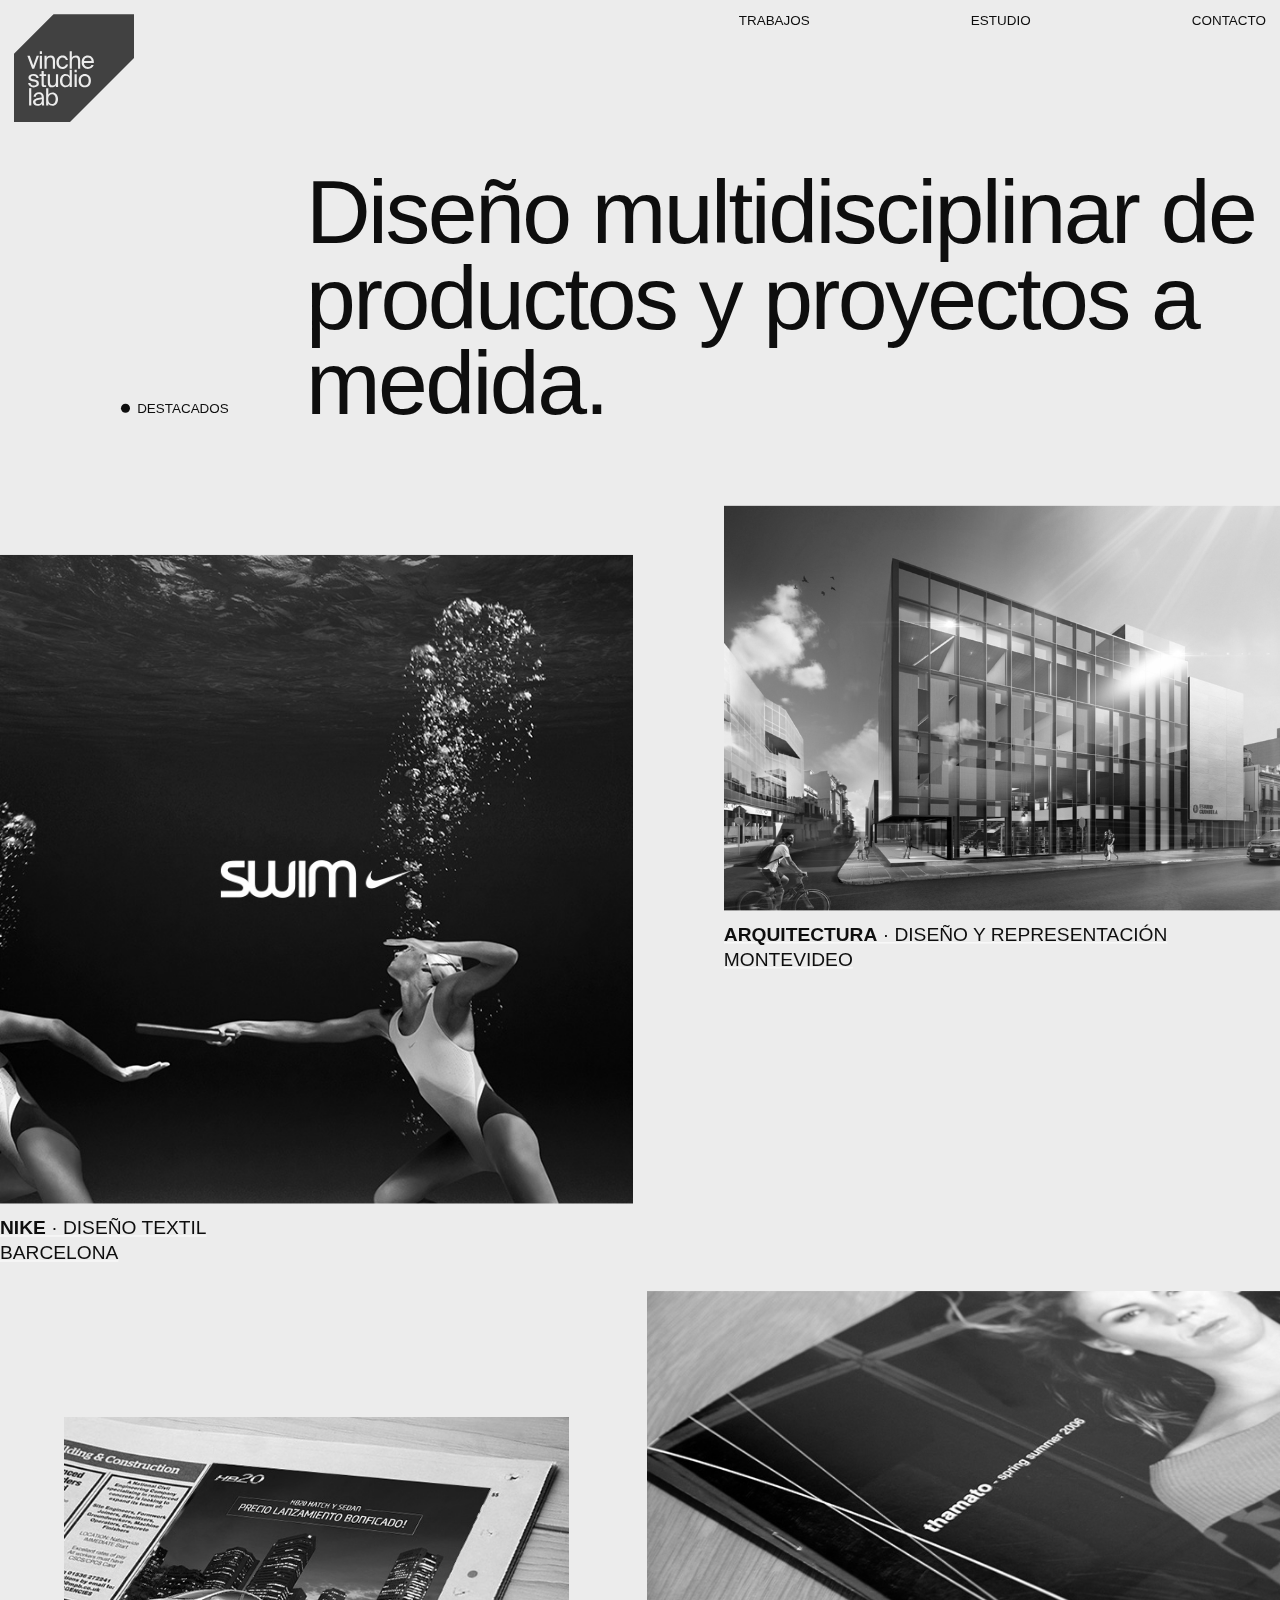
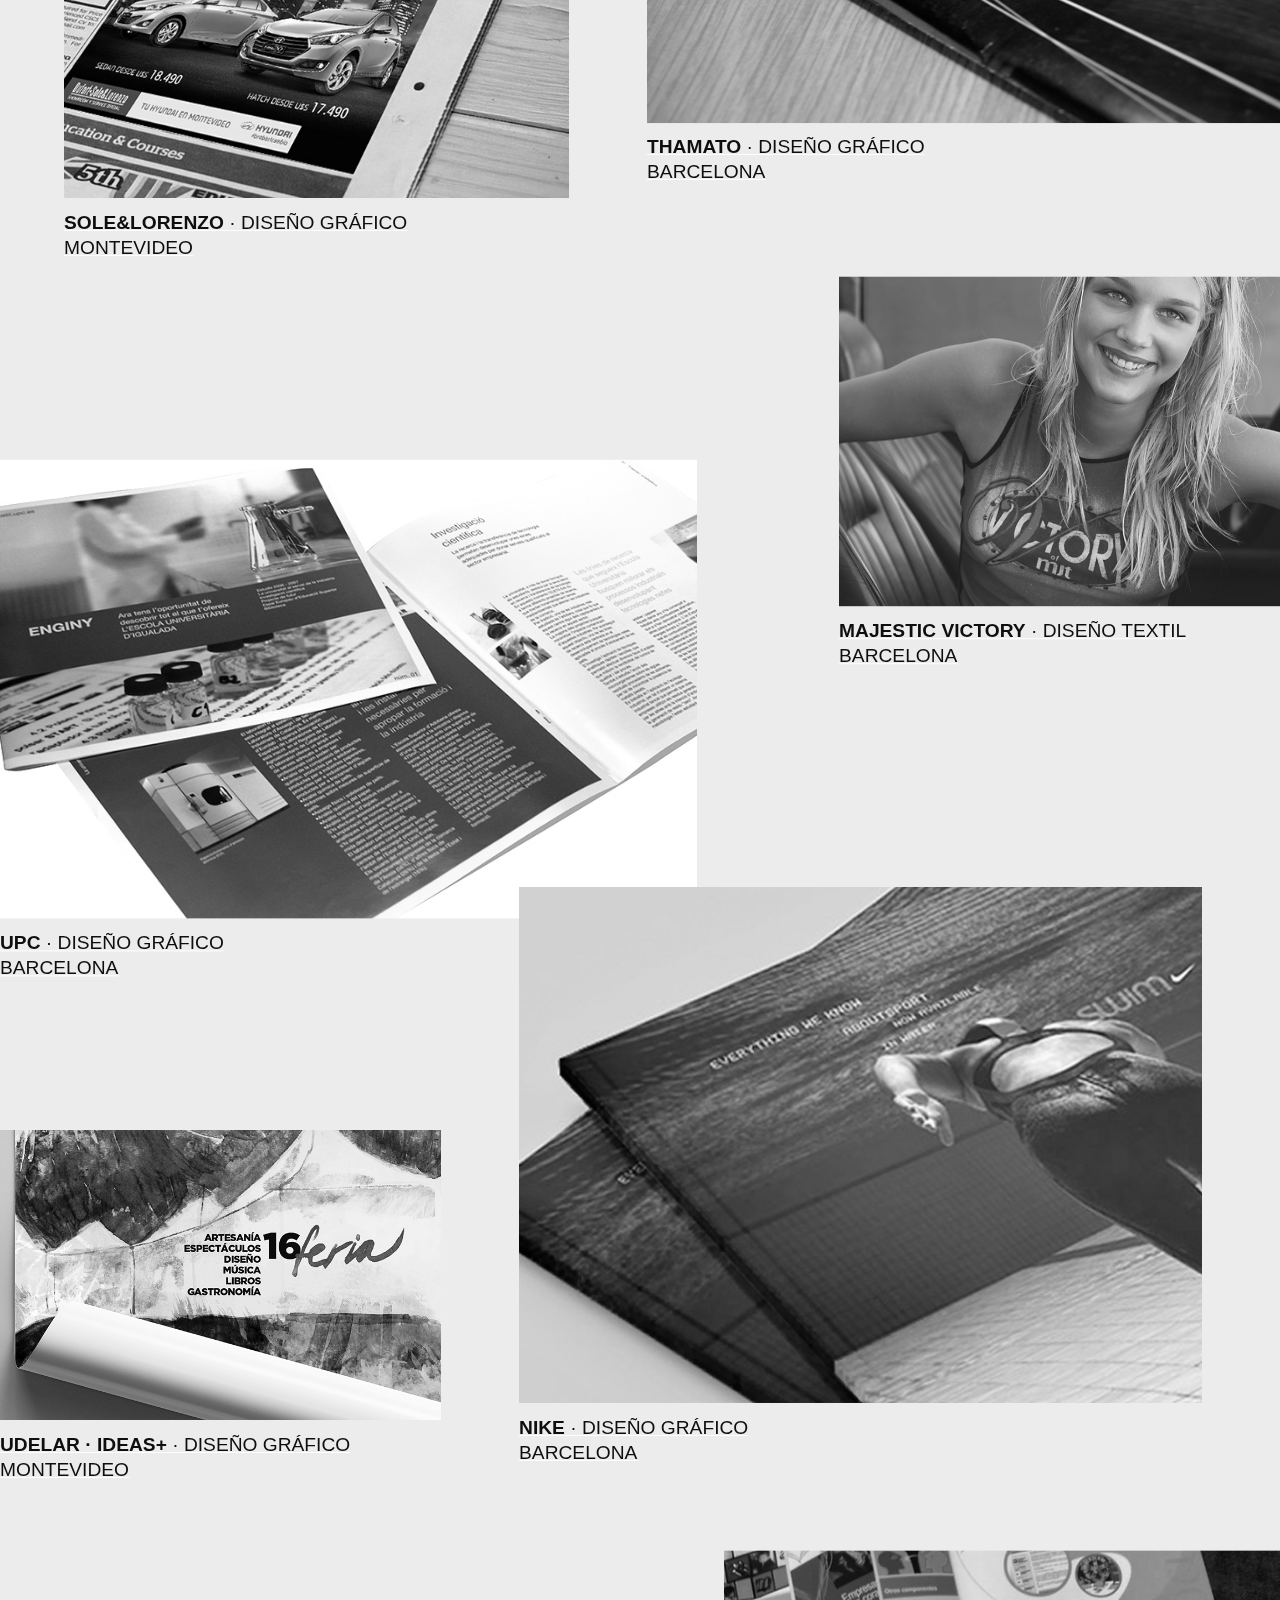
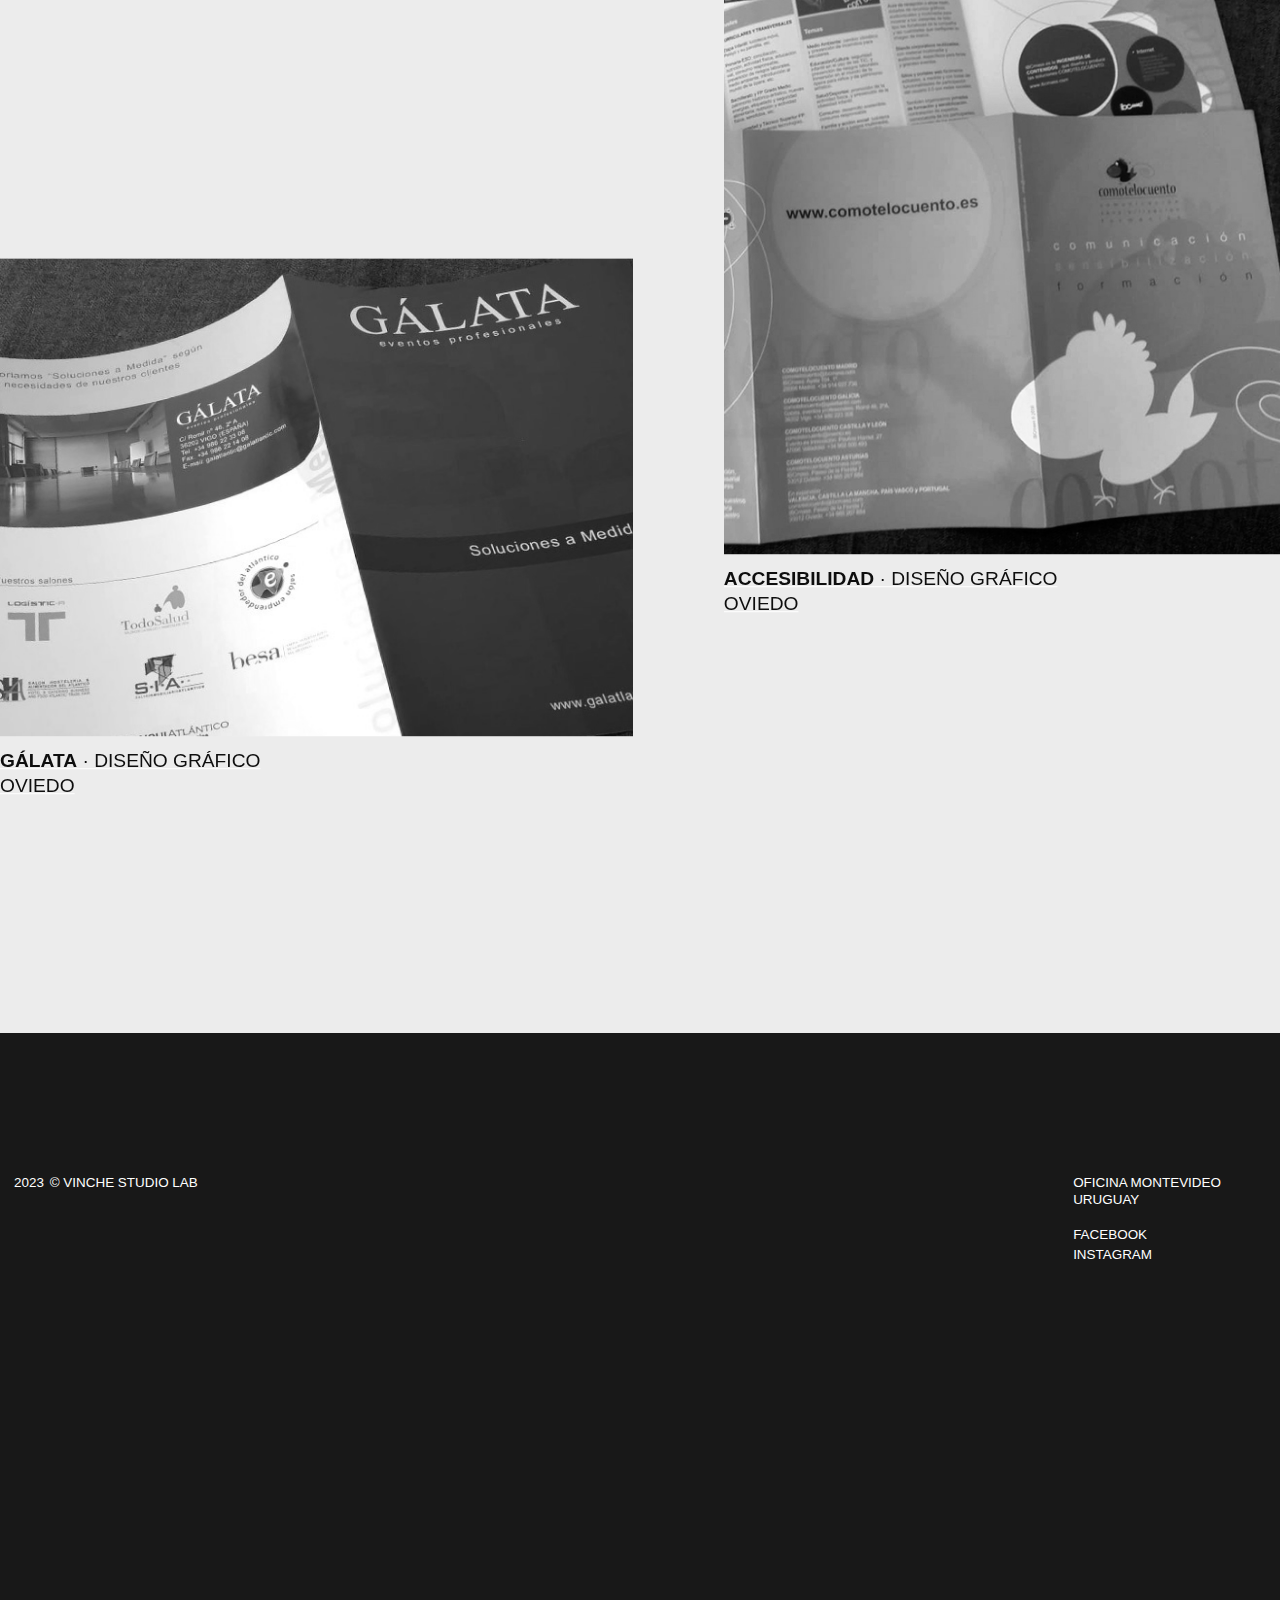
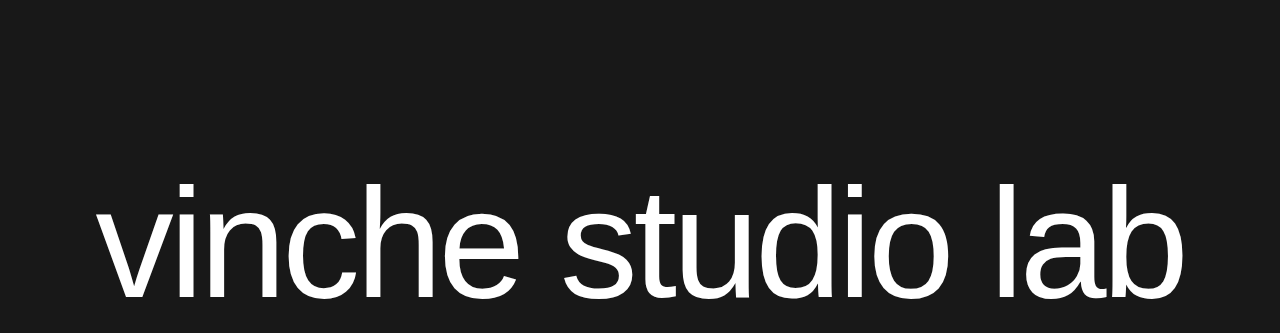
<file: index.html>
<!DOCTYPE html><!-- Last Published: Tue Feb 14 2023 13:28:24 GMT+0000 (Coordinated Universal Time) -->
<html>
   <head>
	<meta charset="utf-8"/>
	
      
      
	<!-- Coloca este código dentro de la etiqueta <head> de tu web -->
	<title>vinche studio lab · Inicio</title>
	
	
	<link rel="icon" type="image/png" href="assets/img/ico-vinche.png" />
	<meta content="width=device-width, initial-scale=1" name="viewport"/>
	<link href="assets/css/style.css" rel="stylesheet" type="text/css"/> 
	<script src="assets/js/db.js"></script> 
	
	<meta name="description" content="Vinche Studio Lab es un estudio de diseño gráfico, digital y posproducción 3D." />

	<!-- Open Graph data -->
	<meta property="og:title" content="Vinche Studio Lab es un estudio de diseño gráfico, digital y posproducción 3D" />
	<meta property="og:type" content="article" />
	<meta property="og:url" content="http://vinche.com/" />
	<meta property="og:image" content="http://vinche.com/assets/img/vinche-studio-lab.jpg" />
	<meta property="og:description" content="Vinche Studio Lab es un estudio de diseño gráfico, digital y posproducción 3D que se ha establecido en Montevideo, pero con las bases adquiridas en Barcelona. Con una organización enfocada en la creatividad y la innovación, Vinche Studio Lab ofrece servicios de diseño de alta calidad con un estilo directo y claro." />
	<meta property="og:site_name" content="Vinche Studio Lab es un estudio de diseño gráfico, digital y posproducción 3D." />
    
     


   
      

</head> 


<body data-barba="wrapper">


      
 
      
      <main class="main-wrapper">
      
      
         <div class="product-all-info-holder secdark">
         
         	<!-- cabecera -->
            <div class="menu dark">
               <div class="menu-items-holder-1">
                  <a href="./index.html" class="menu-link w-inline-block">
                     <div class="menu-text-ofh">
                        <div class="menu-text-ofh-secure">
                           <div class="menu-text" ><img src="assets/img/vinche.svg" width="40%" id="logo"/></div>
                        </div>
                     </div>
                     <div class="menu-dot-logo-holder">
                        <div class="menu-dot dark"></div>
                     </div>
                  </a>
                  
               </div>
               <div class="menu-items-holder-2">
               	  <a href="#ancla" class="ancla menu-link contact w-inline-block" data-ancla="proyectos">
                     <div class="menu-text-ofh">
                        <div class="menu-text-ofh-secure">
                           <div class="menu-text">TRABAJOS</div>
                           <div class="menu-text absolute">TRABAJOS</div>
                        </div>
                     </div>
                     <div class="menu-dot-holder">
                        <div class="menu-dot dark"></div>
                     </div>
                  </a>
                  <a href="./estudio.html" id="menu-link" class="menu-link contact w-inline-block">
                     <div class="menu-text-ofh">
                        <div class="menu-text-ofh-secure">
                           <div class="menu-text">ESTUDIO</div>
                           <div class="menu-text absolute">ESTUDIO</div>
                        </div>
                     </div>
                     <div class="menu-dot-holder">
                        <div class="menu-dot dark"></div>
                     </div>
                  </a>
                  <a href="./contacto.html" class="menu-link contact last w-inline-block">
                     <div class="menu-text-ofh">
                        <div class="menu-text-ofh-secure">
                           <div class="menu-text">CONTACTO</div>
                           <div class="menu-text absolute">CONTACTO</div>
                        </div>
                     </div>
                     <div class="menu-dot-holder">
                        <div class="menu-dot dark"></div>
                     </div>
                  </a>
               </div>
            </div>
            
            <!-- proyecto texto -->
            <div class="category-h1-holder">
               <div data-splitting="words" class="category-h1">Diseño multidisciplinar de productos y proyectos a medida.</div>
               <div class="product-page-year-text-holder">
                  <div class="product-page-year-ofh">
                     <div class="w-dyn-list">
                        <div role="list" class="w-dyn-items">
                           <div role="listitem" class="w-dyn-item">
                              <div class="product-page-year-text dark">Destacados</div>
                           </div>
                        </div>
                     </div>
                  </div>
                  <div class="product-page-year-dot dark" id="ancla"></div>
               </div>
            </div>
            
            <!-- proyectos -->
            <div class="section-project-grid">
               <div class="product-grid-col-list-wrapper w-dyn-list">
                  <div role="list" class="product-grid-col-list w-dyn-items">
                  		
                  		
                  		
                  		
                  		
                    <!-- 1 -->                     
                    <div class="parallax_scroll product-grid-col-item w-dyn-item">
                        <a id="href-01" href="" class="rounded-grid-link w-inline-block">
                           <img id="imagen-01" src="" alt="" class="grid-img"/>
                           <div class="product-grid-info">
                              <div class="product-grid-info-name-text-holder">
                                 <div class="product-grid-info-name-text" id="titulo-portada-01"></div>
                              </div>
                           </div>
                        </a>
                     </div>
                     <!-- 2 -->
                     <div class="parallax_scroll- product-grid-col-item w-dyn-item">
                        <a id="href-02" href="" class="rounded-grid-link w-inline-block">
                           <img id="imagen-02" src="" alt="" class="grid-img"/>
                           <div class="product-grid-info">
                              <div class="product-grid-info-name-text-holder">
                                 <div class="product-grid-info-name-text" id="titulo-portada-02"></div>
                              </div>
                           </div>
                        </a>
                     </div>
                     <!-- 3 -->
                     <div class="parallax_scroll product-grid-col-item w-dyn-item">
                        <a id="href-03" href="" class="rounded-grid-link w-inline-block">
                           <img id="imagen-03" src="" alt="" class="grid-img"/>
                           <div class="product-grid-info">
                              <div class="product-grid-info-name-text-holder">
                                 <div class="product-grid-info-name-text" id="titulo-portada-03"></div>
                              </div>
                           </div>
                        </a>
                     </div>
                     <!-- 4 -->
                     <div class="parallax_scroll- product-grid-col-item w-dyn-item">
                        <a id="href-04" href="" class="rounded-grid-link w-inline-block">
                           <img id="imagen-04" src="" alt="" class="grid-img"/>
                           <div class="product-grid-info">
                              <div class="product-grid-info-name-text-holder">
                                 <div class="product-grid-info-name-text" id="titulo-portada-04"></div>
                              </div>
                           </div>
                        </a>
                     </div>
                     <!-- 5 -->
                     <div class="parallax_scroll product-grid-col-item w-dyn-item">
                        <a id="href-05" href="" class="rounded-grid-link w-inline-block">
                           <img id="imagen-05" src="" alt="" class="grid-img"/>
                           <div class="product-grid-info">
                              <div class="product-grid-info-name-text-holder">
                                 <div class="product-grid-info-name-text" id="titulo-portada-05"></div>
                              </div>
                           </div>
                        </a>
                     </div>
                     <!-- 6 -->
                     <div class="parallax_scroll- product-grid-col-item w-dyn-item">
                        <a id="href-06" href="" class="rounded-grid-link w-inline-block">
                           <img id="imagen-06" src="" alt="" class="grid-img"/>
                           <div class="product-grid-info">
                              <div class="product-grid-info-name-text-holder">
                                 <div class="product-grid-info-name-text" id="titulo-portada-06"></div>
                              </div>
                           </div>
                        </a>
                     </div>
                     <!-- 7 -->
                     <div class="parallax_scroll product-grid-col-item w-dyn-item">
                        <a id="href-07" href="" class="rounded-grid-link w-inline-block">
                           <img id="imagen-07" src="" alt="" class="grid-img"/>
                           <div class="product-grid-info">
                              <div class="product-grid-info-name-text-holder">
                                 <div class="product-grid-info-name-text" id="titulo-portada-07"></div>
                              </div>
                           </div>
                        </a>
                     </div>
                     <!-- 8 video -->
                     <div class="parallax_scroll- product-grid-col-item w-dyn-item">
                        <a id="href-08" href="" class="rounded-grid-link w-inline-block">
                           <img id="imagen-08" src="" alt="" class="grid-img"/>
                           <div class="product-grid-info">
                              <div class="product-grid-info-name-text-holder">
                                 <div class="product-grid-info-name-text" id="titulo-portada-08"></div>
                              </div>
                           </div>
                        </a>
                     </div>
                     <!-- 9 video -->
                     <div class="parallax_scroll product-grid-col-item w-dyn-item">
                        <a id="href-09" href="" class="rounded-grid-link w-inline-block">
                           <img id="imagen-09" src="" alt="" class="grid-img"/>
                           <div class="product-grid-info">
                              <div class="product-grid-info-name-text-holder">
                                 <div class="product-grid-info-name-text" id="titulo-portada-09"></div>
                              </div>
                           </div>
                        </a>
                     </div>
                     <!-- 10 -->
                     <div class="parallax_scroll- product-grid-col-item w-dyn-item">
                        <a id="href-010" href="" class="rounded-grid-link w-inline-block">
                           <img id="imagen-010" src="" alt="" class="grid-img"/>
                           <div class="product-grid-info">
                              <div class="product-grid-info-name-text-holder">
                                 <div class="product-grid-info-name-text" id="titulo-portada-010"></div>
                              </div>
                           </div>
                        </a>
                     </div>









                  </div>
               </div>
            </div>
            
         </div>
         
         
         <!-- footer -->
         <div class="footer seclight">
            <div class="footer-offices-col-holder">
               <div class="div-block-2">
                  <div class="footer-end-text">2023 <span class="footer-text-end-c">©</span> VINCHE STUDIO LAB</div>
               </div>
               <div class="footer-offices-col-list-wrapper w-dyn-list">
                  <div role="list" class="footer-offices-col-list w-dyn-items">
                     <div role="listitem" class="footer-offices-col-item w-dyn-item">
                        <div>OFICINA MONTEVIDEO</div>
                        <div>URUGUAY</div><br />
                        	<a href="https://www.facebook.com/vinchestudiolab/" target="_blank" class="footer-link social w-inline-block">
							  <div class="google-maps-link-text-ofh">
								 <div class="google-maps-text">Facebook</div>
								 <div class="google-maps-text absolute">Facebook</div>
							  </div>
							  <div class="find-us-dot-holder">
								 <div class="find-us-dot"></div>
							  </div>
						   </a><br />
						   <a href="https://instagram.com/vinchestudiolab/" target="_blank" class="footer-link social w-inline-block">
							  <div class="google-maps-link-text-ofh">
								 <div class="google-maps-text">Instagram</div>
								 <div class="google-maps-text absolute">Instagram</div>
							  </div>
							  <div class="find-us-dot-holder">
								 <div class="find-us-dot"></div>
							  </div>
						   </a><br />
                       
                     </div>
   
                  </div>
               </div>
            </div>
        
            
            <div class="srs-footer-text-holder">
               <div data-scroll="" data-splitting="words" data-scroll-section-inview="" class="footer-srs words splitting is-inview" style="--word-total:3;"><span class="word" data-word="vinche fin" style="--word-index:0;">vinche studio lab</span></div>
            </div>
            
            
         </div>
       
         
      </main>

	<script src="https://cdnjs.cloudflare.com/ajax/libs/jquery/3.4.1/jquery.min.js"></script> 
	<script src="assets/js/base.js"></script> 

	<!-- Google tag (gtag.js) -->
	<script async src="https://www.googletagmanager.com/gtag/js?id=G-5ZJXC29298"></script>
	<script>
	  window.dataLayer = window.dataLayer || [];
	  function gtag(){dataLayer.push(arguments);}
	  gtag('js', new Date());

	  gtag('config', 'G-5ZJXC29298');
	</script>
     
</body>
</html>
</file>
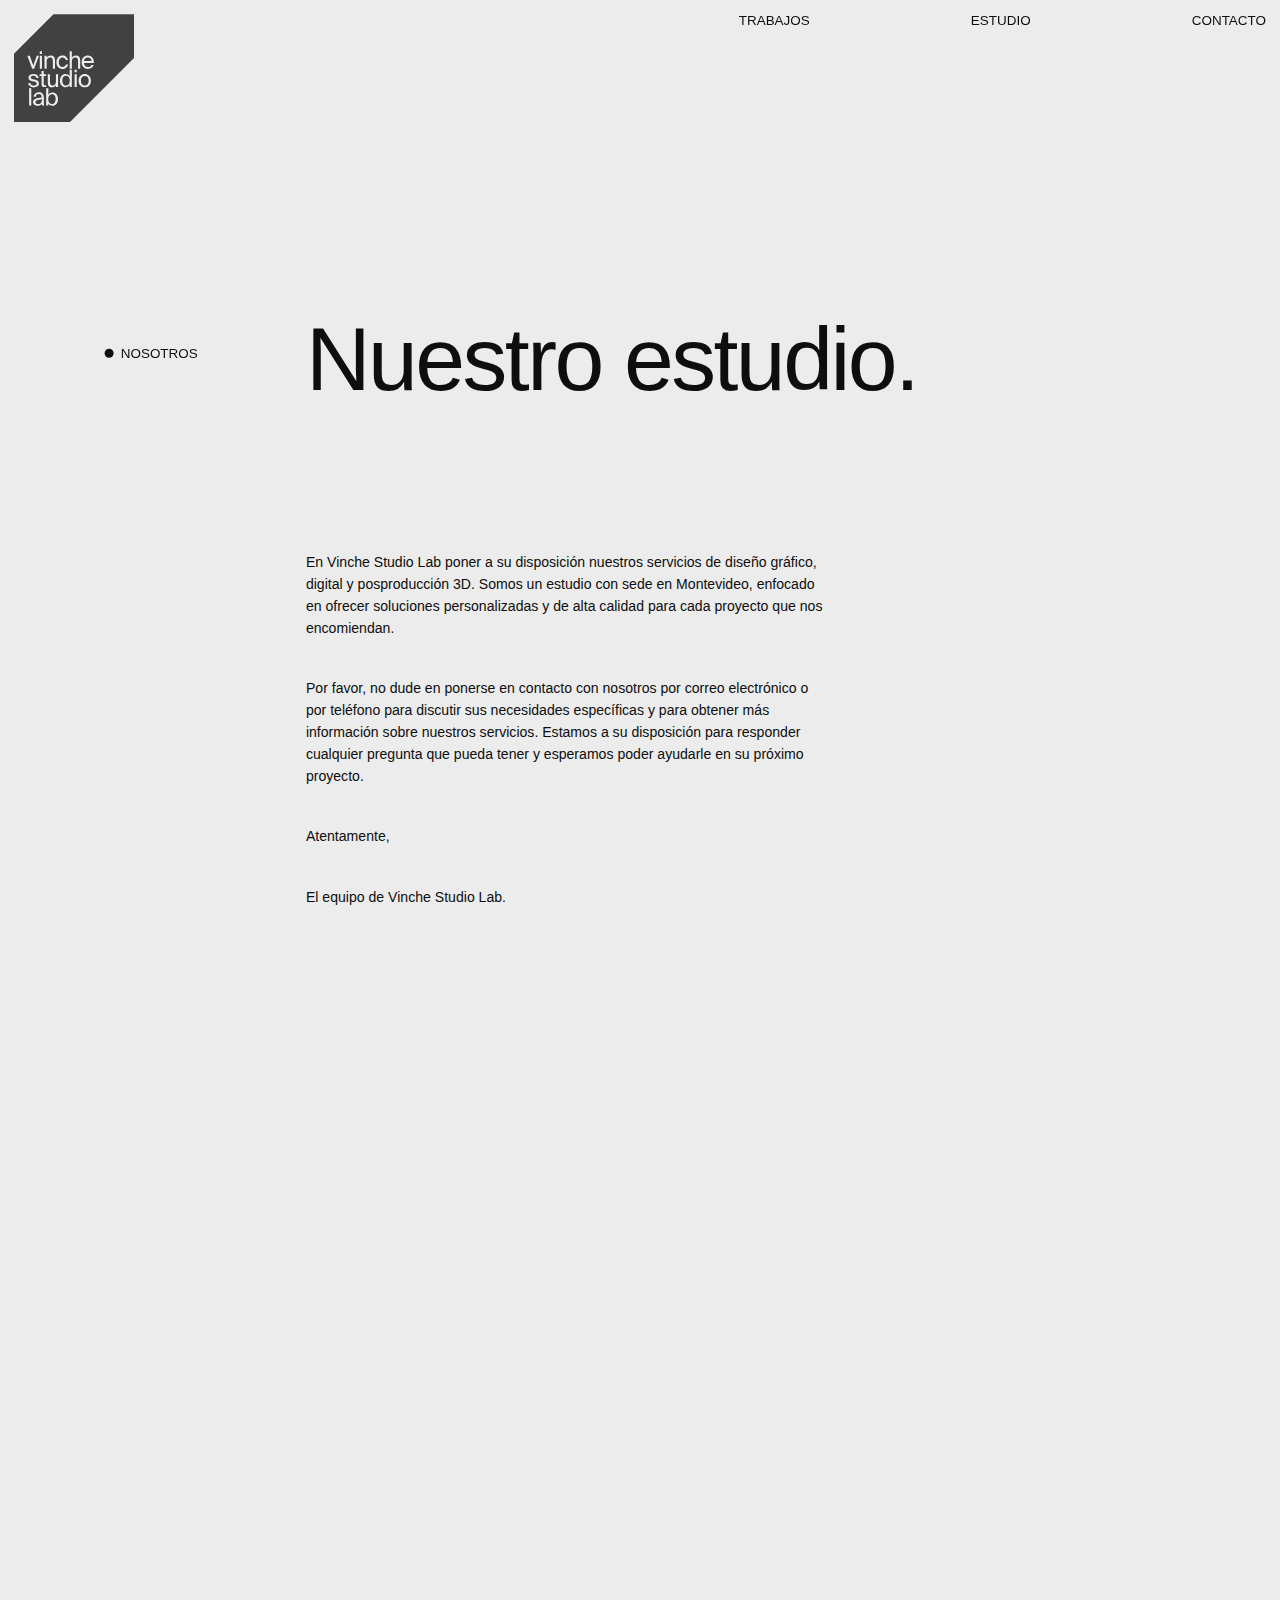
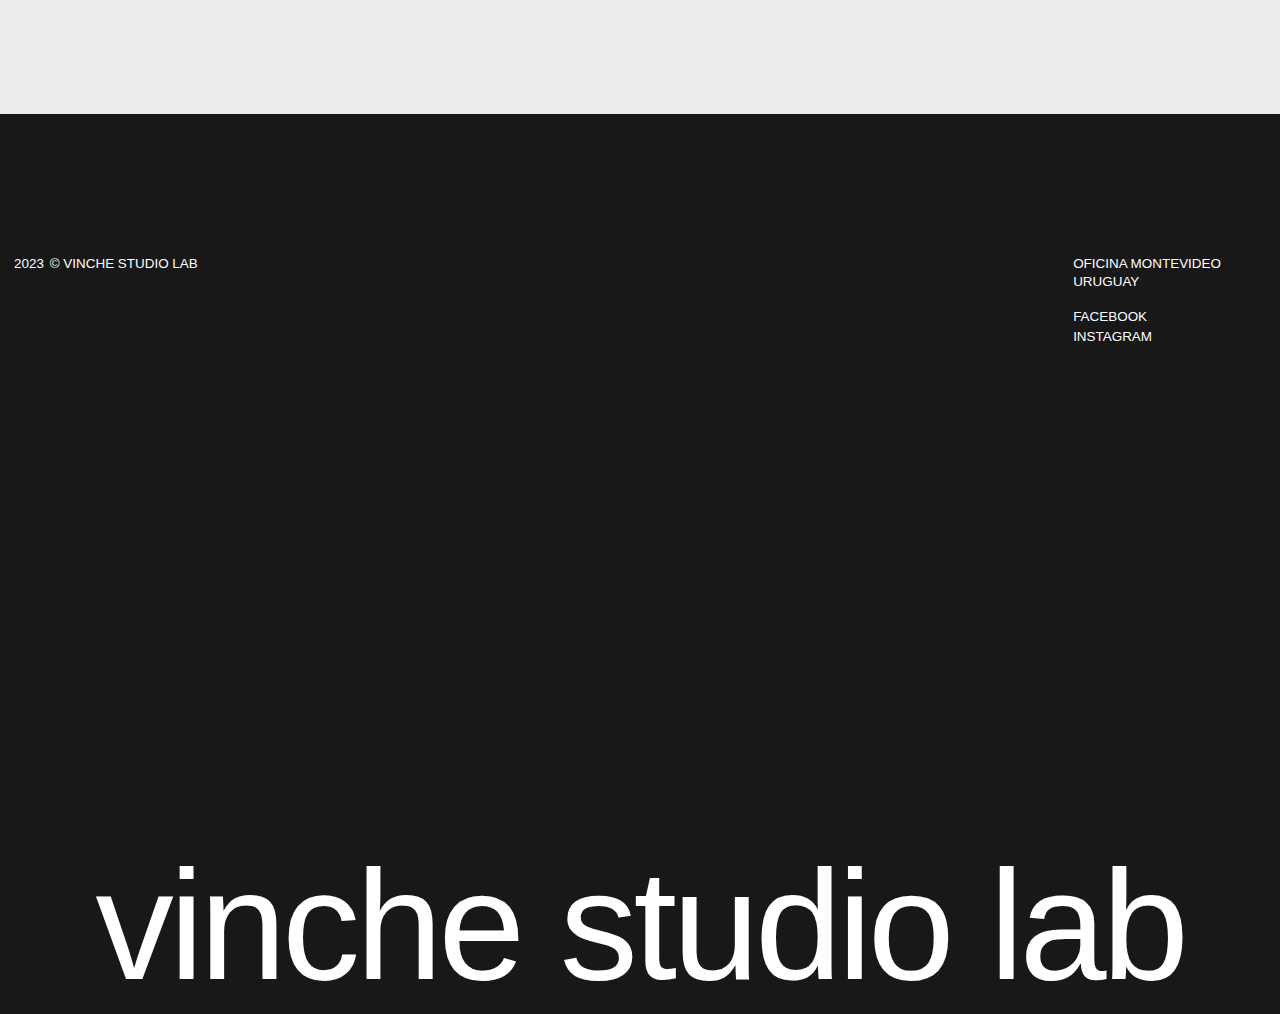
<file: contacto.html>
<!DOCTYPE html><!-- Last Published: Tue Feb 14 2023 13:28:24 GMT+0000 (Coordinated Universal Time) -->
<html>
   <head>
	<meta charset="utf-8"/>
	
      
      
	<!-- Coloca este código dentro de la etiqueta <head> de tu web -->
	<title>vinche studio lab · Contacto</title>
	
	
	<link rel="icon" type="image/png" href="assets/img/ico-vinche.png" />
	<meta content="width=device-width, initial-scale=1" name="viewport"/>
	<link href="assets/css/style.css" rel="stylesheet" type="text/css"/> 
	<script src="assets/js/db.js"></script> 
	
	
	<meta name="description" content="Vinche Studio Lab es un estudio de diseño gráfico, digital y posproducción 3D." />

	<!-- Open Graph data -->
	<meta property="og:title" content="Vinche Studio Lab es un estudio de diseño gráfico, digital y posproducción 3D" />
	<meta property="og:type" content="article" />
	<meta property="og:url" content="http://vinche.com/" />
	<meta property="og:image" content="http://vinche.com/assets/img/vinche-studio-lab.jpg" />
	<meta property="og:description" content="Vinche Studio Lab es un estudio de diseño gráfico, digital y posproducción 3D que se ha establecido en Montevideo, pero con las bases adquiridas en Barcelona." />
	<meta property="og:site_name" content="Vinche Studio Lab es un estudio de diseño gráfico, digital y posproducción 3D." />
    
  
      

</head> 


<body data-barba="wrapper">


      
 
      
      <main class="main-wrapper">
      
      
         <div class="product-all-info-holder secdark" style="margin-bottom:30px">
         
         	<!-- cabecera -->
            <div class="menu dark">
               <div class="menu-items-holder-1">
                  <a href="./index.html" class="menu-link w-inline-block">
                     <div class="menu-text-ofh">
                        <div class="menu-text-ofh-secure">
                           <div class="menu-text" ><img src="assets/img/vinche.svg" width="40%" id="logo"/></div>
                        </div>
                     </div>
                     <div class="menu-dot-logo-holder">
                        <div class="menu-dot dark"></div>
                     </div>
                  </a>
                  
               </div>
               <div class="menu-items-holder-2">
               	  <a href="./index.html#ancla" class="menu-link contact w-inline-block" data-ancla="proyectos">
                     <div class="menu-text-ofh">
                        <div class="menu-text-ofh-secure">
                           <div class="menu-text">TRABAJOS</div>
                           <div class="menu-text absolute">TRABAJOS</div>
                        </div>
                     </div>
                     <div class="menu-dot-holder">
                        <div class="menu-dot dark"></div>
                     </div>
                  </a>
                  <a href="./estudio.html" id="menu-link" class="menu-link contact w-inline-block">
                     <div class="menu-text-ofh">
                        <div class="menu-text-ofh-secure">
                           <div class="menu-text">ESTUDIO</div>
                           <div class="menu-text absolute">ESTUDIO</div>
                        </div>
                     </div>
                     <div class="menu-dot-holder">
                        <div class="menu-dot dark"></div>
                     </div>
                  </a>
                  <a href="./contacto.html" class="menu-link contact last w-inline-block">
                     <div class="menu-text-ofh">
                        <div class="menu-text-ofh-secure">
                           <div class="menu-text">CONTACTO</div>
                           <div class="menu-text absolute">CONTACTO</div>
                        </div>
                     </div>
                     <div class="menu-dot-holder">
                        <div class="menu-dot dark"></div>
                     </div>
                  </a>
               </div>
            </div>
            
            <!-- proyecto texto -->
            <div class="category-h1-holder">
               <div data-splitting="words" class="category-h1">Nuestro estudio.</div>
               <div class="product-page-year-text-holder">
                  <div class="product-page-year-ofh">
                     <div class="w-dyn-list">
                        <div role="list" class="w-dyn-items">
                           <div role="listitem" class="w-dyn-item">
                              <div class="product-page-year-text dark">Nosotros</div>
                           </div>
                        </div>
                     </div>
                  </div>
                  <div class="product-page-year-dot dark"></div>
               </div>
            </div>
            

			<div class="about-text-holder">
			   <div class="para w-richtext">
					<p>
					En Vinche Studio Lab poner a su disposición nuestros servicios de diseño gráfico, digital y posproducción 3D. Somos un estudio con sede en Montevideo, enfocado en ofrecer soluciones personalizadas y de alta calidad para cada proyecto que nos encomiendan.
					</p>
					<p>
					Por favor, no dude en ponerse en contacto con nosotros por correo electrónico o por teléfono para discutir sus necesidades específicas y para obtener más información sobre nuestros servicios. Estamos a su disposición para responder cualquier pregunta que pueda tener y esperamos poder ayudarle en su próximo proyecto.
					</p>
					<p>
					Atentamente,
					</p>
					<p>
					El equipo de Vinche Studio Lab.
					</p>
			   </div>
			</div>

            			            <!-- estudio -->
            <iframe style="width:100%; border:0;max-width: 100%;height:770px;" scrolling="no" seamless="seamless" frameborder="0" allowfullscreen src="https://us21.list-manage.com/contact-form?u=b6daef85142ece8559ac6ab9b&form_id=df30ce978b0bfab7033cefb63daf6632"></iframe>
			
	
            
         </div>
         
         
         <!-- footer -->
          <div class="footer seclight">
            <div class="footer-offices-col-holder">
               <div class="div-block-2">
                  <div class="footer-end-text">2023 <span class="footer-text-end-c">©</span> VINCHE STUDIO LAB</div>
               </div>
               <div class="footer-offices-col-list-wrapper w-dyn-list">
                  <div role="list" class="footer-offices-col-list w-dyn-items">
                     <div role="listitem" class="footer-offices-col-item w-dyn-item">
                        <div>OFICINA MONTEVIDEO</div>
                        <div>URUGUAY</div><br />
                        	<a href="https://www.facebook.com/vinchestudiolab/" target="_blank" class="footer-link social w-inline-block">
							  <div class="google-maps-link-text-ofh">
								 <div class="google-maps-text">Facebook</div>
								 <div class="google-maps-text absolute">Facebook</div>
							  </div>
							  <div class="find-us-dot-holder">
								 <div class="find-us-dot"></div>
							  </div>
						   </a><br />
						   <a href="https://instagram.com/vinchestudiolab/" target="_blank" class="footer-link social w-inline-block">
							  <div class="google-maps-link-text-ofh">
								 <div class="google-maps-text">Instagram</div>
								 <div class="google-maps-text absolute">Instagram</div>
							  </div>
							  <div class="find-us-dot-holder">
								 <div class="find-us-dot"></div>
							  </div>
						   </a><br />
                       
                     </div>
   
                  </div>
               </div>
            </div>
        
            
            <div class="srs-footer-text-holder">
               <div data-scroll="" data-splitting="words" data-scroll-section-inview="" class="footer-srs words splitting is-inview" style="--word-total:3;"><span class="word" data-word="vinche fin" style="--word-index:0;">vinche studio lab</span></div>
            </div>
            
            
         </div>
       
         
      </main>

	<script src="https://cdnjs.cloudflare.com/ajax/libs/jquery/3.4.1/jquery.min.js"></script> 
	<script src="assets/js/base.js"></script> 
	
	
 	<script>
		 $(function(){
		   $("a.ancla").off().on("click", function(e){
			  e.preventDefault();
			  var ancla = $(this).attr("href");
			  $("html,body").animate({
				   scrollTop: $(ancla).offset().top
			  });
		   });
	   });
	</script>
	
	
	<!-- Google tag (gtag.js) -->
	<script async src="https://www.googletagmanager.com/gtag/js?id=G-5ZJXC29298"></script>
	<script>
	  window.dataLayer = window.dataLayer || [];
	  function gtag(){dataLayer.push(arguments);}
	  gtag('js', new Date());

	  gtag('config', 'G-5ZJXC29298');
	</script>


     
</body>
</html>
</file>
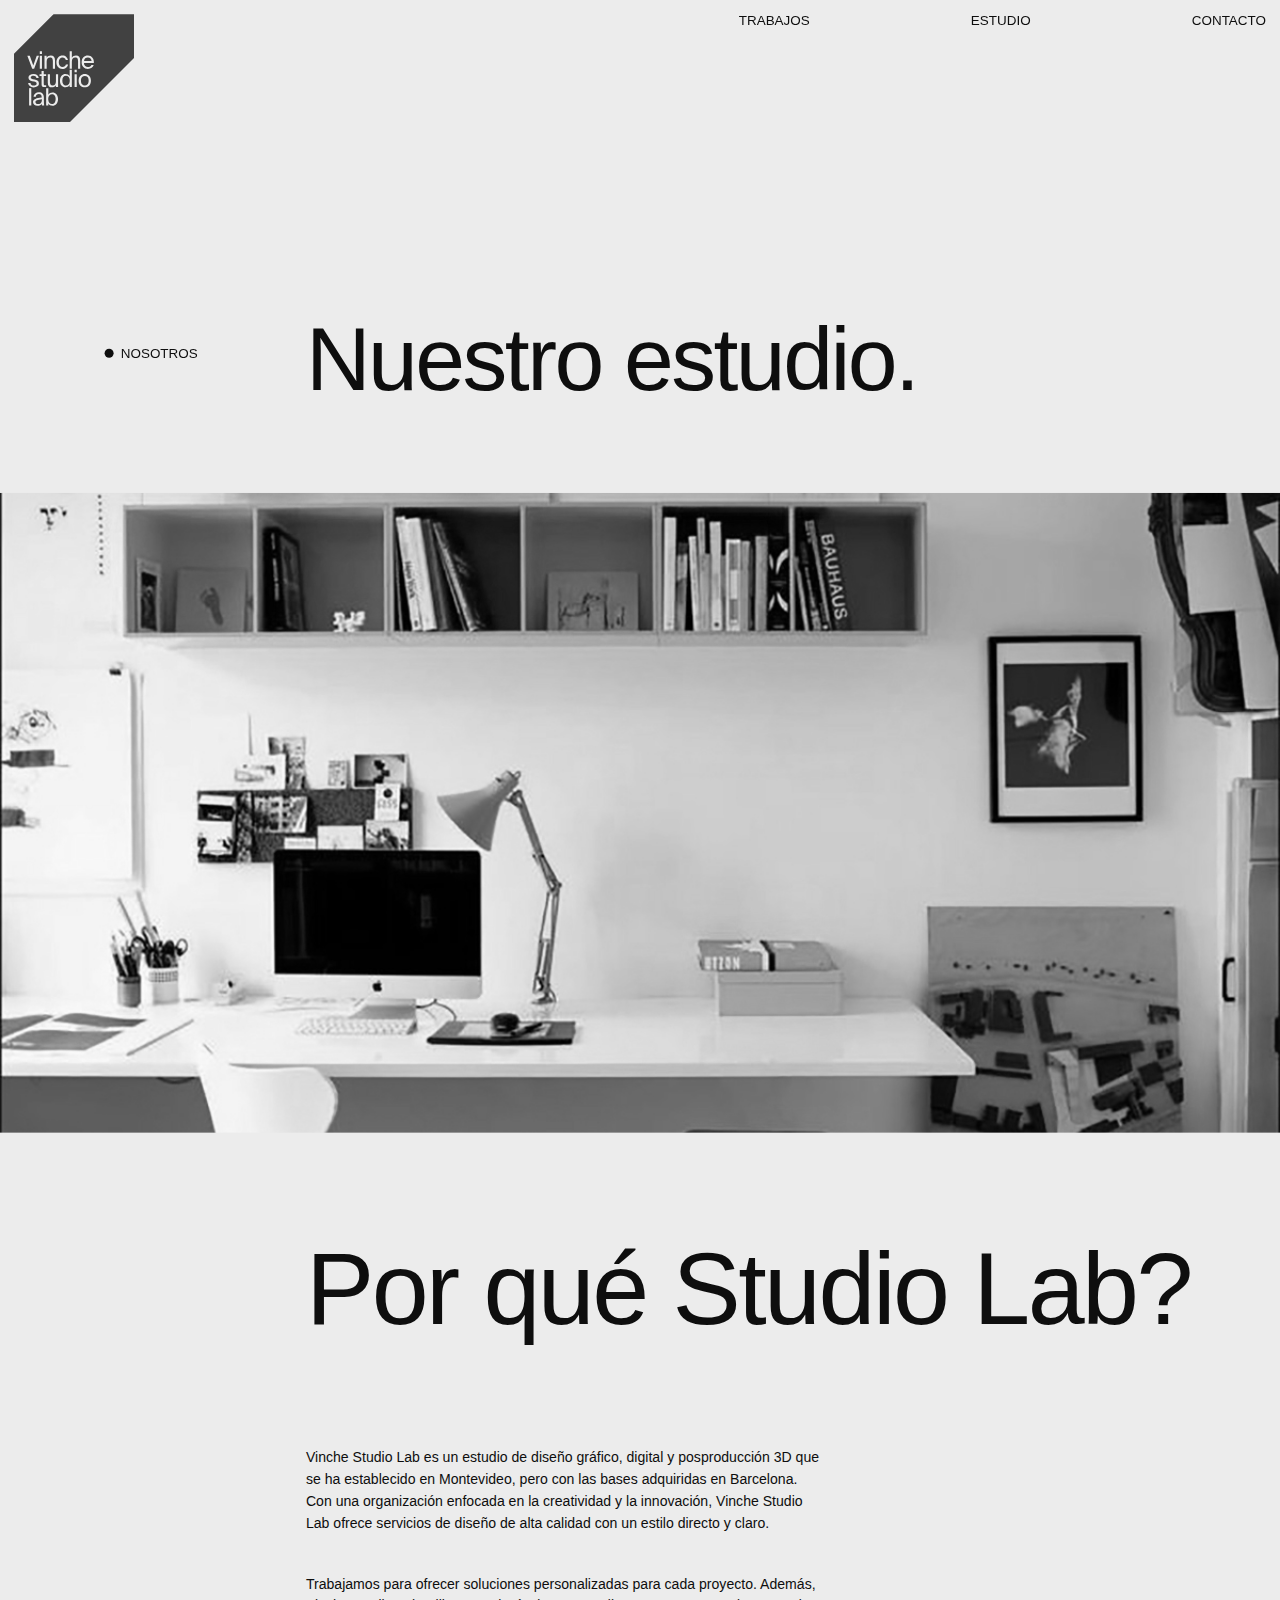
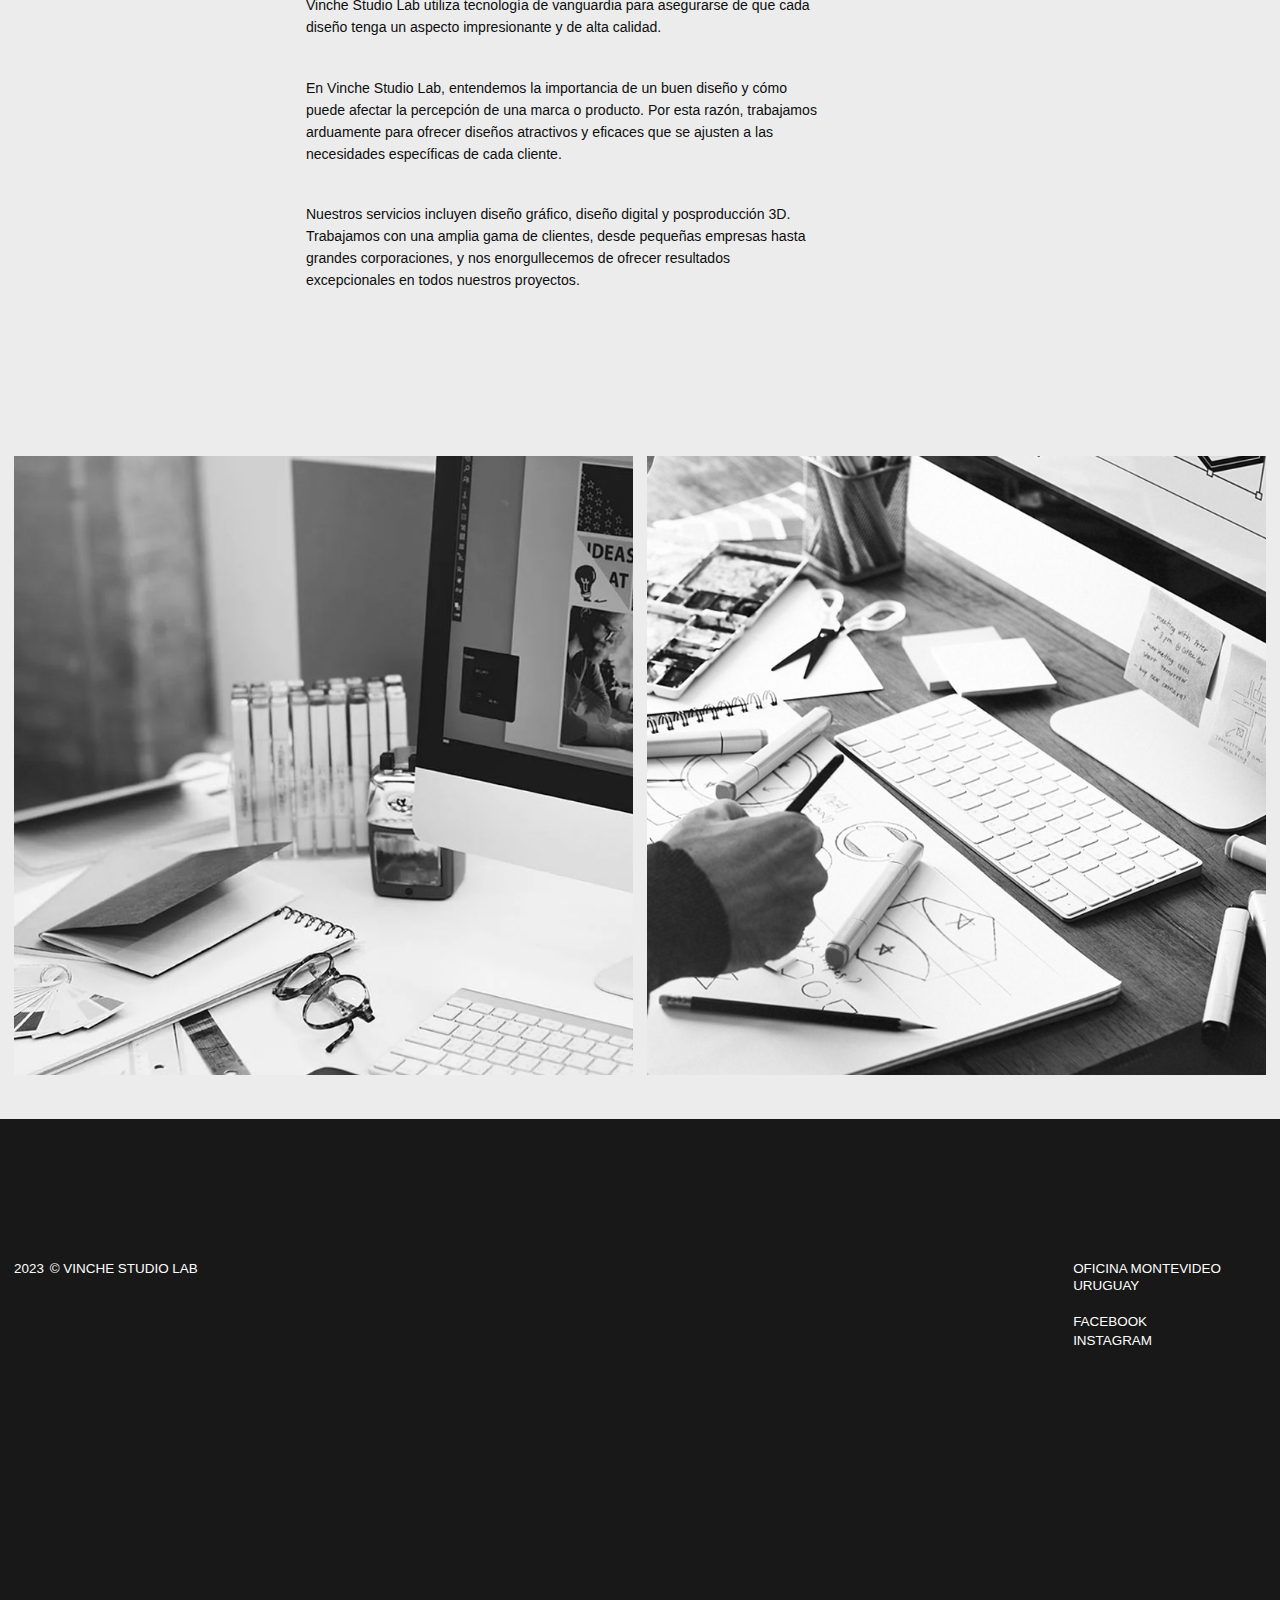
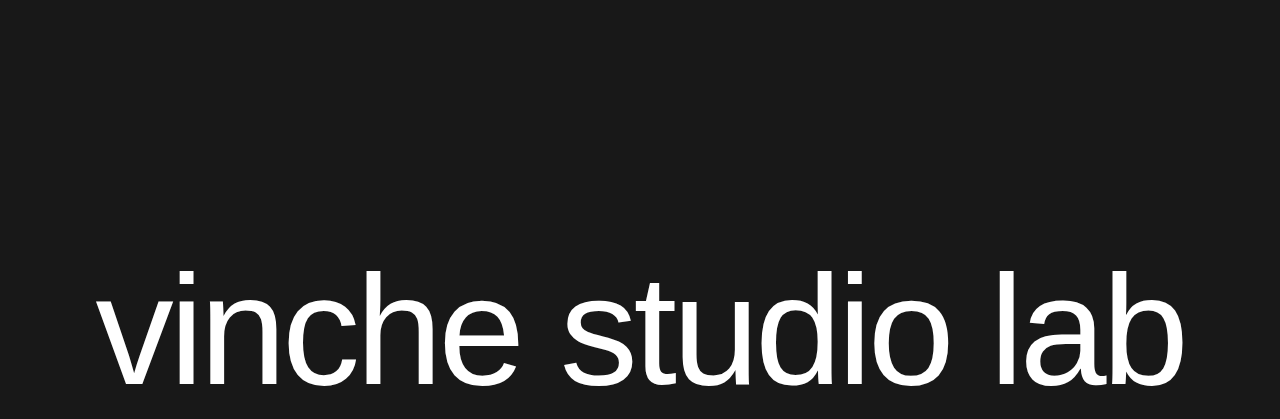
<file: estudio.html>
<!DOCTYPE html><!-- Last Published: Tue Feb 14 2023 13:28:24 GMT+0000 (Coordinated Universal Time) -->
<html>
   <head>
	<meta charset="utf-8"/>
	
      
      
	<!-- Coloca este código dentro de la etiqueta <head> de tu web -->
	<title>Vinche Studio Lab · Estudio</title>
	
	
	<link rel="icon" type="image/png" href="assets/img/ico-vinche.png" />
	<meta content="width=device-width, initial-scale=1" name="viewport"/>
	<link href="assets/css/style.css" rel="stylesheet" type="text/css"/> 
	<script src="assets/js/db.js"></script> 
	
	
	<meta name="description" content="Vinche Studio Lab es un estudio de diseño gráfico, digital y posproducción 3D." />

	<!-- Open Graph data -->
	<meta property="og:title" content="Vinche Studio Lab es un estudio de diseño gráfico, digital y posproducción 3D" />
	<meta property="og:type" content="article" />
	<meta property="og:url" content="http://vinche.com/" />
	<meta property="og:image" content="http://vinche.com/assets/img/vinche-studio-lab.jpg" />
	<meta property="og:description" content="Vinche Studio Lab es un estudio de diseño gráfico, digital y posproducción 3D que se ha establecido en Montevideo, pero con las bases adquiridas en Barcelona. Con una organización enfocada en la creatividad y la innovación, Vinche Studio Lab ofrece servicios de diseño de alta calidad con un estilo directo y claro." />
	<meta property="og:site_name" content="Vinche Studio Lab es un estudio de diseño gráfico, digital y posproducción 3D." />
    
     

   
      

</head> 


<body data-barba="wrapper">


      
 
      
      <main class="main-wrapper">
      
      
         <div class="product-all-info-holder secdark" style="margin-bottom:30px">
         
         	<!-- cabecera -->
            <div class="menu dark">
               <div class="menu-items-holder-1">
                  <a href="./index.html" class="menu-link w-inline-block">
                     <div class="menu-text-ofh">
                        <div class="menu-text-ofh-secure">
                           <div class="menu-text" ><img src="assets/img/vinche.svg" width="40%" id="logo"/></div>
                        </div>
                     </div>
                     <div class="menu-dot-logo-holder">
                        <div class="menu-dot dark"></div>
                     </div>
                  </a>
                  
               </div>
               <div class="menu-items-holder-2">
               	  <a href="./index.html#ancla" class="menu-link contact w-inline-block" data-ancla="proyectos">
                     <div class="menu-text-ofh">
                        <div class="menu-text-ofh-secure">
                           <div class="menu-text">TRABAJOS</div>
                           <div class="menu-text absolute">TRABAJOS</div>
                        </div>
                     </div>
                     <div class="menu-dot-holder">
                        <div class="menu-dot dark"></div>
                     </div>
                  </a>
                  <a href="./estudio.html" id="menu-link" class="menu-link contact w-inline-block">
                     <div class="menu-text-ofh">
                        <div class="menu-text-ofh-secure">
                           <div class="menu-text">ESTUDIO</div>
                           <div class="menu-text absolute">ESTUDIO</div>
                        </div>
                     </div>
                     <div class="menu-dot-holder">
                        <div class="menu-dot dark"></div>
                     </div>
                  </a>
                  <a href="./contacto.html" class="menu-link contact last w-inline-block">
                     <div class="menu-text-ofh">
                        <div class="menu-text-ofh-secure">
                           <div class="menu-text">CONTACTO</div>
                           <div class="menu-text absolute">CONTACTO</div>
                        </div>
                     </div>
                     <div class="menu-dot-holder">
                        <div class="menu-dot dark"></div>
                     </div>
                  </a>
               </div>
            </div>
            
            <!-- proyecto texto -->
            <div class="category-h1-holder">
               <div data-splitting="words" class="category-h1">Nuestro estudio.</div>
               <div class="product-page-year-text-holder">
                  <div class="product-page-year-ofh">
                     <div class="w-dyn-list">
                        <div role="list" class="w-dyn-items">
                           <div role="listitem" class="w-dyn-item">
                              <div class="product-page-year-text dark">Nosotros</div>
                           </div>
                        </div>
                     </div>
                  </div>
                  <div class="product-page-year-dot dark"></div>
               </div>
            </div>
            
            <!-- estudio -->
            <div class="subpage-full-img-holder parallax_scroll"><img src="./assets/img/estudio.jpg" class="subpage-full-img"></div>
			<div class="subpage-h2-holder">
			   <div class="subpage-h2-text-holder">
				  <h2 data-scroll="" data-splitting="words" data-scroll-section-inview="" class="product-h2 words splitting is-inview" style="--word-total:3;">
				  	<span class="word" data-word="About" style="font-size:8vw">Por qué Studio Lab?</span>
				  </h2>
			   </div>
			</div>
			<div class="about-text-holder">
			   <div class="para w-richtext">
				  <p>
				  		Vinche Studio Lab es un estudio de diseño gráfico, digital y posproducción 3D que se ha establecido en Montevideo, pero con las bases adquiridas en Barcelona. Con una organización enfocada en la creatividad y la innovación, Vinche Studio Lab ofrece servicios de diseño de alta calidad con un estilo directo y claro.
					</p>
					<p>
						Trabajamos para ofrecer soluciones personalizadas para cada proyecto. Además, Vinche Studio Lab utiliza tecnología de vanguardia para asegurarse de que cada diseño tenga un aspecto impresionante y de alta calidad.
					</p>
					<p>
						En Vinche Studio Lab, entendemos la importancia de un buen diseño y cómo puede afectar la percepción de una marca o producto. Por esta razón, trabajamos arduamente para ofrecer diseños atractivos y eficaces que se ajusten a las necesidades específicas de cada cliente.
					</p>
					<p>
						Nuestros servicios incluyen diseño gráfico, diseño digital y posproducción 3D. Trabajamos con una amplia gama de clientes, desde pequeñas empresas hasta grandes corporaciones, y nos enorgullecemos de ofrecer resultados excepcionales en todos nuestros proyectos.
				  </p>
			   </div>
			</div>
			<div class="about-offices-holder">
			   <div class="about-offices-col-list-wrap w-dyn-list">
				  <div role="list" class="about-offices-col-list w-dyn-items">
					 <div role="listitem" class="about-offices-col-item w-dyn-item">
						<div class="about-office-details-holder">
						   <div class="about-offices-img-holder"><img loading="lazy" src="./assets/img/estudio-detalle-1.jpg" alt="" sizes="48vw"></div>
						   <div class="about-office-text-details-holder">
							  <div> </div>
						   </div>
						</div>
					 </div>
					 <div role="listitem" class="about-offices-col-item w-dyn-item">
						<div class="about-office-details-holder">
						   <div class="about-offices-img-holder"><img loading="lazy" src="./assets/img/estudio-detalle-2.jpg" alt="" sizes="48vw"></div>
						   <div class="about-office-text-details-holder">
							  <div> </div>
						   </div>
						</div>
					 </div>
				  </div>
			   </div>
			</div>
            
            
         </div>
         
         
         <!-- footer -->
          <div class="footer seclight">
            <div class="footer-offices-col-holder">
               <div class="div-block-2">
                  <div class="footer-end-text">2023 <span class="footer-text-end-c">©</span> VINCHE STUDIO LAB</div>
               </div>
               <div class="footer-offices-col-list-wrapper w-dyn-list">
                  <div role="list" class="footer-offices-col-list w-dyn-items">
                     <div role="listitem" class="footer-offices-col-item w-dyn-item">
                        <div>OFICINA MONTEVIDEO</div>
                        <div>URUGUAY</div><br />
                        	<a href="https://www.facebook.com/vinchestudiolab/" target="_blank" class="footer-link social w-inline-block">
							  <div class="google-maps-link-text-ofh">
								 <div class="google-maps-text">Facebook</div>
								 <div class="google-maps-text absolute">Facebook</div>
							  </div>
							  <div class="find-us-dot-holder">
								 <div class="find-us-dot"></div>
							  </div>
						   </a><br />
						   <a href="https://instagram.com/vinchestudiolab/" target="_blank" class="footer-link social w-inline-block">
							  <div class="google-maps-link-text-ofh">
								 <div class="google-maps-text">Instagram</div>
								 <div class="google-maps-text absolute">Instagram</div>
							  </div>
							  <div class="find-us-dot-holder">
								 <div class="find-us-dot"></div>
							  </div>
						   </a><br />
                       
                     </div>
   
                  </div>
               </div>
            </div>
        
            
            <div class="srs-footer-text-holder">
               <div data-scroll="" data-splitting="words" data-scroll-section-inview="" class="footer-srs words splitting is-inview" style="--word-total:3;"><span class="word" data-word="vinche fin" style="--word-index:0;">vinche studio lab</span></div>
            </div>
            
            
         </div>
       
         
      </main>

	<script src="https://cdnjs.cloudflare.com/ajax/libs/jquery/3.4.1/jquery.min.js"></script> 
	<script src="assets/js/base.js"></script> 
	
	
 	<script>
		 $(function(){
		   $("a.ancla").off().on("click", function(e){
			  e.preventDefault();
			  var ancla = $(this).attr("href");
			  $("html,body").animate({
				   scrollTop: $(ancla).offset().top
			  });
		   });
	   });
	</script>

	<!-- Google tag (gtag.js) -->
	<script async src="https://www.googletagmanager.com/gtag/js?id=G-5ZJXC29298"></script>
	<script>
	  window.dataLayer = window.dataLayer || [];
	  function gtag(){dataLayer.push(arguments);}
	  gtag('js', new Date());

	  gtag('config', 'G-5ZJXC29298');
	</script>
     
</body>
</html>
</file>
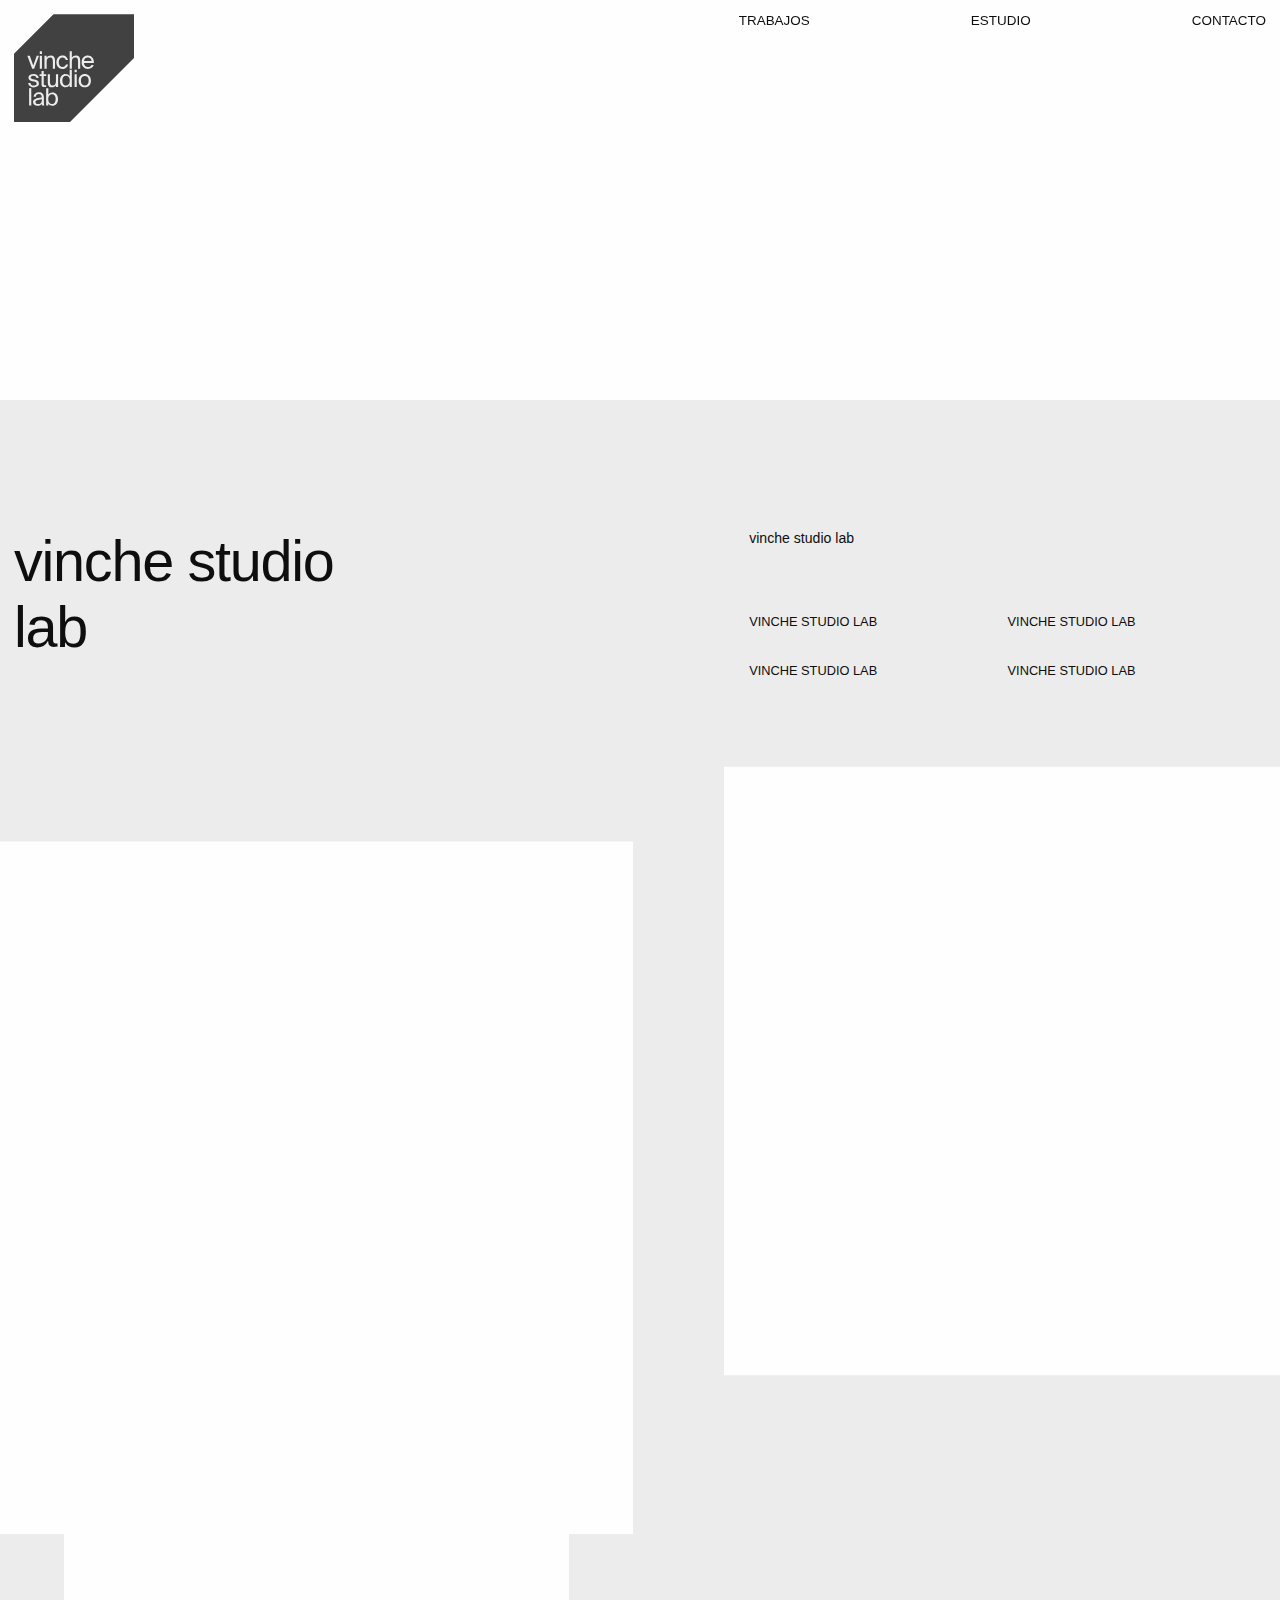
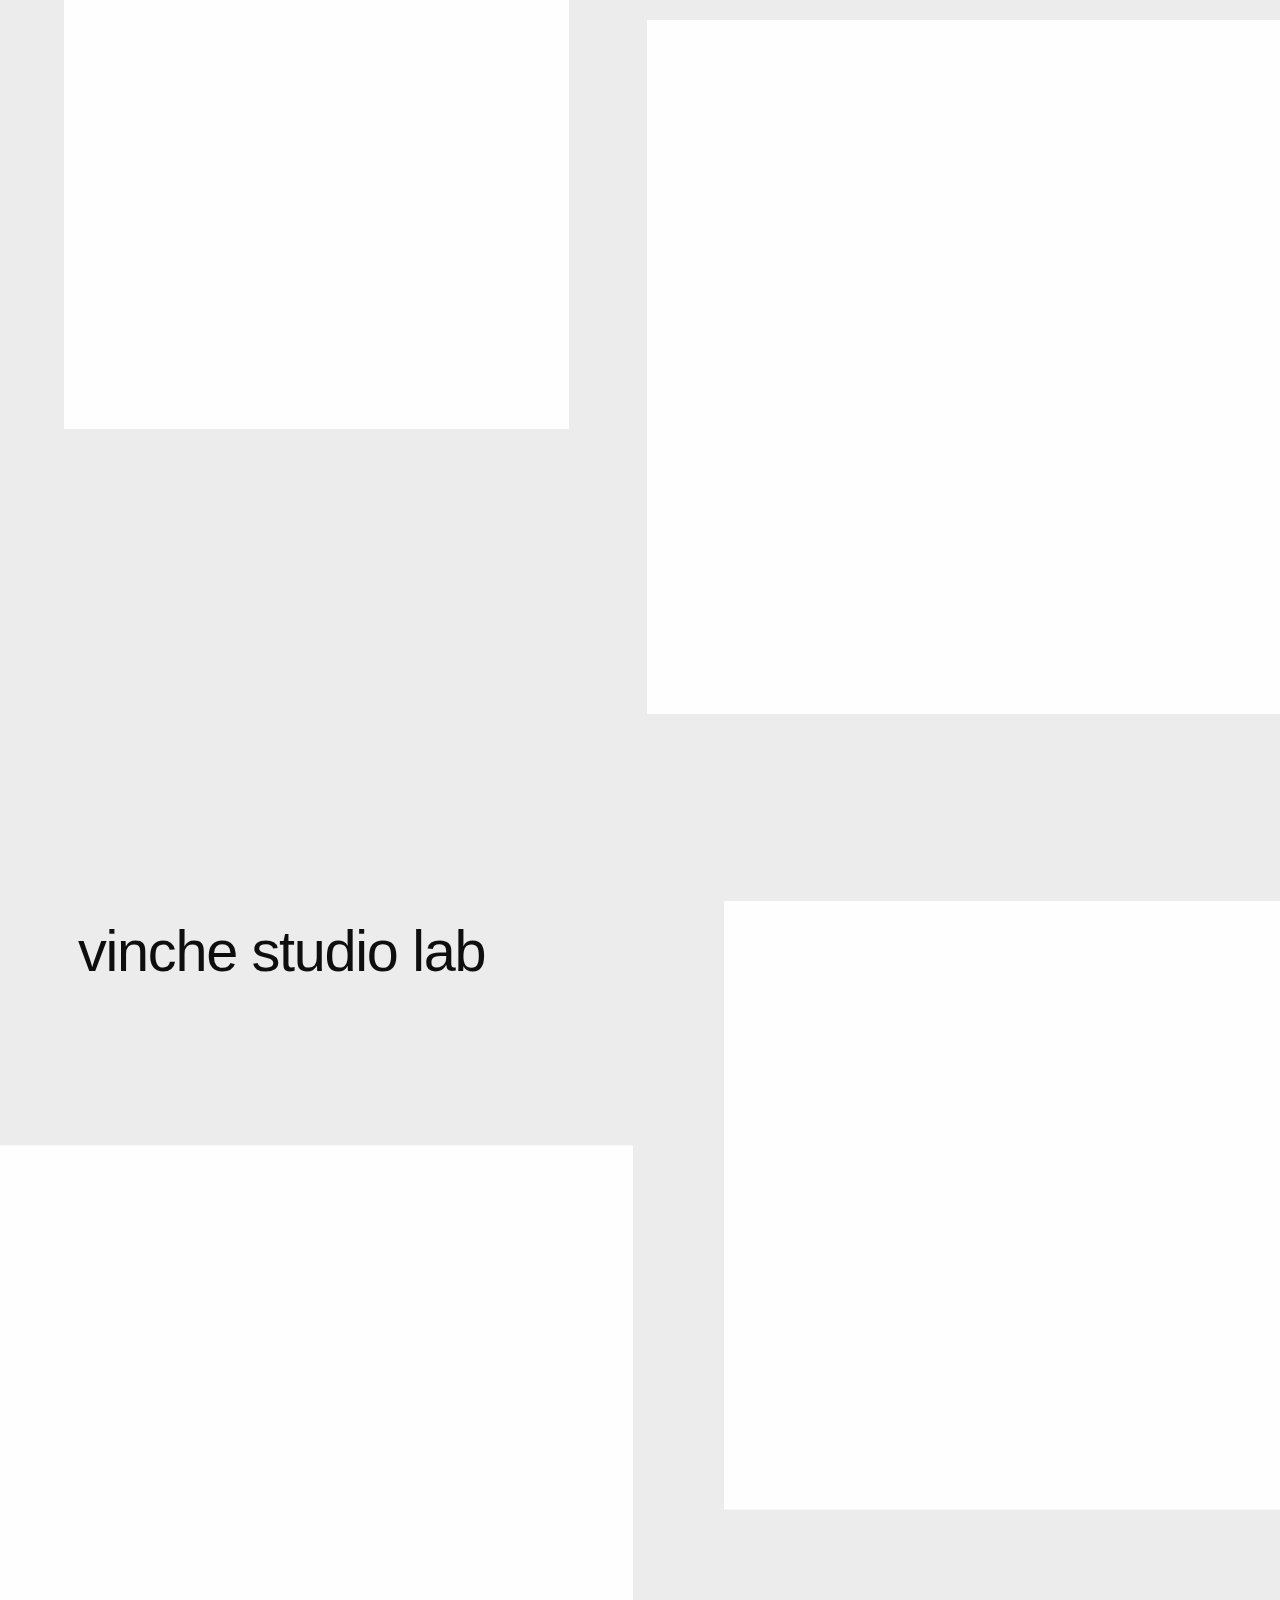
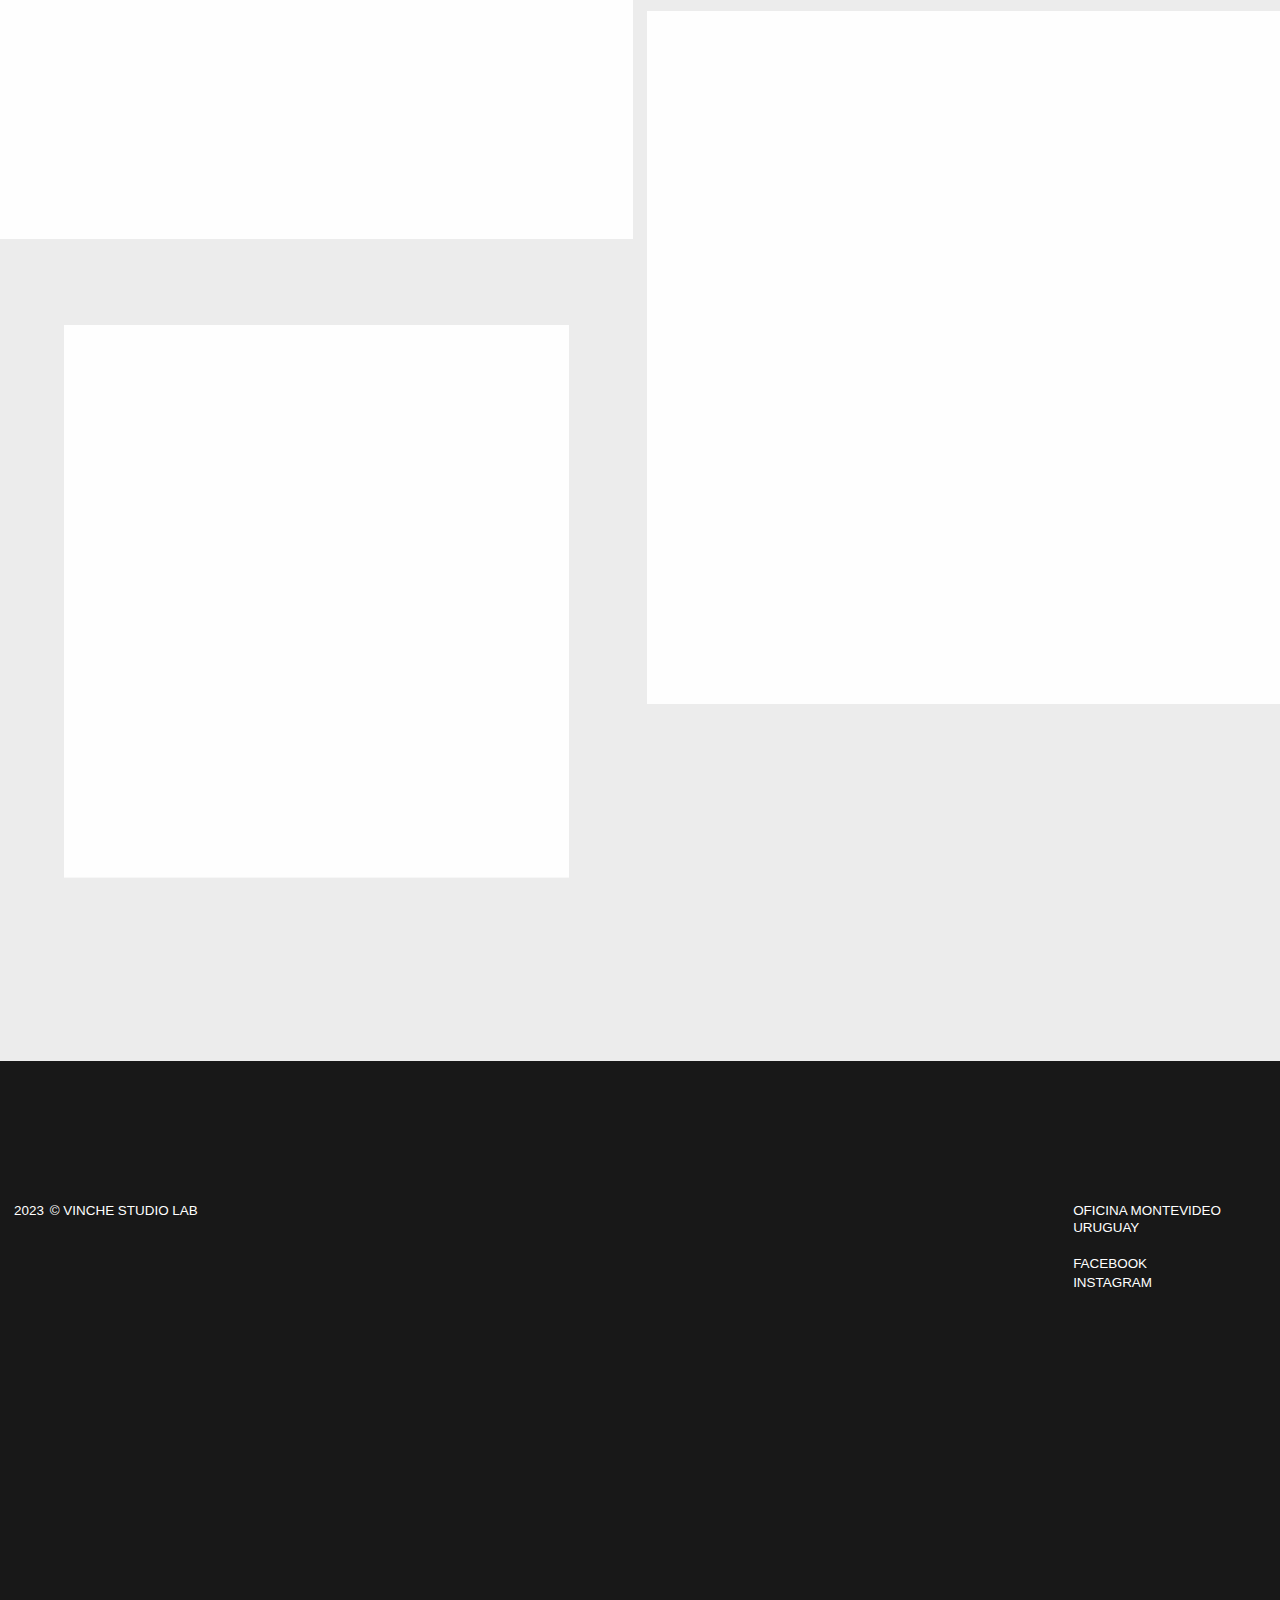
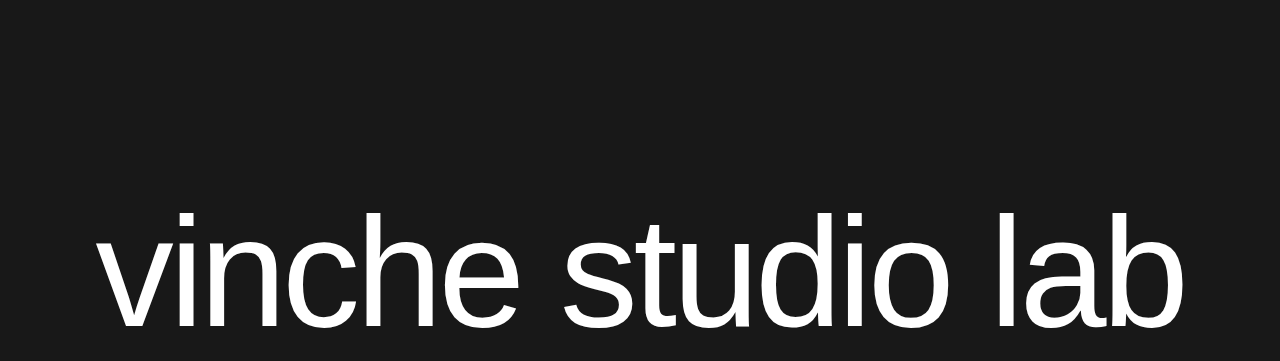
<file: proyectos.html>
<!DOCTYPE html><!-- Last Published: Tue Feb 14 2023 13:28:24 GMT+0000 (Coordinated Universal Time) -->
<html>
   <head>
	<meta charset="utf-8"/>
	
      
      
	<!-- Coloca este código dentro de la etiqueta <head> de tu web -->
	<title>Vinche Studio Lab · Proyectos</title>
	
	
	<link rel="icon" type="image/png" href="assets/img/ico-vinche.png" />
	<meta content="width=device-width, initial-scale=1" name="viewport"/>
	<link href="assets/css/style.css" rel="stylesheet" type="text/css"/> 
	<script src="assets/js/db.js"></script> 
	
	
	<meta name="description" content="Vinche Studio Lab es un estudio de diseño gráfico, digital y posproducción 3D." />

	<!-- Open Graph data -->
	<meta property="og:title" content="Vinche Studio Lab es un estudio de diseño gráfico, digital y posproducción 3D" />
	<meta property="og:type" content="article" />
	<meta property="og:url" content="http://vinche.com/" />
	<meta property="og:image" content="http://vinche.com/assets/img/vinche-studio-lab.jpg" />
	<meta property="og:description" content="Vinche Studio Lab es un estudio de diseño gráfico, digital y posproducción 3D que se ha establecido en Montevideo, pero con las bases adquiridas en Barcelona. Con una organización enfocada en la creatividad y la innovación, Vinche Studio Lab ofrece servicios de diseño de alta calidad con un estilo directo y claro." />
	<meta property="og:site_name" content="Vinche Studio Lab es un estudio de diseño gráfico, digital y posproducción 3D." />
    
  
      

</head> 


<body data-barba="wrapper">


      
 
      
      <main class="main-wrapper">
      
      	
     
         
         	<!-- cabecera -->
            <div class="menu dark">
               <div class="menu-items-holder-1">
                  <a href="./index.html" class="menu-link w-inline-block">
                     <div class="menu-text-ofh">
                        <div class="menu-text-ofh-secure">
                           <div class="menu-text" ><img src="assets/img/vinche.svg" width="40%" id="logo"/></div>
                        </div>
                     </div>
                     <div class="menu-dot-logo-holder">
                        <div class="menu-dot dark"></div>
                     </div>
                  </a>
                  
               </div>
              <div class="menu-items-holder-2">
               	  <a href="./index.html#ancla" class="menu-link contact w-inline-block" data-ancla="proyectos">
                     <div class="menu-text-ofh">
                        <div class="menu-text-ofh-secure">
                           <div class="menu-text">TRABAJOS</div>
                           <div class="menu-text absolute">TRABAJOS</div>
                        </div>
                     </div>
                     <div class="menu-dot-holder">
                        <div class="menu-dot dark"></div>
                     </div>
                  </a>
                  <a href="./estudio.html" id="menu-link" class="menu-link contact w-inline-block">
                     <div class="menu-text-ofh">
                        <div class="menu-text-ofh-secure">
                           <div class="menu-text">ESTUDIO</div>
                           <div class="menu-text absolute">ESTUDIO</div>
                        </div>
                     </div>
                     <div class="menu-dot-holder">
                        <div class="menu-dot dark"></div>
                     </div>
                  </a>
                  <a href="./contacto.html" class="menu-link contact last w-inline-block">
                     <div class="menu-text-ofh">
                        <div class="menu-text-ofh-secure">
                           <div class="menu-text">CONTACTO</div>
                           <div class="menu-text absolute">CONTACTO</div>
                        </div>
                     </div>
                     <div class="menu-dot-holder">
                        <div class="menu-dot dark"></div>
                     </div>
                  </a>
               </div>
            </div>
            
            <!-- proyectos -->
            <main class="subpage">
			  <div class="product-page-header seclight" style="height:400px">
				 <img id="imagen-00" class="product-header-img" src="assets/img/base.jpg">
				 </div>
			  </div>
			  <div class="product-all-info-holder secdark">
				 <div class="product-description-holder">
					<div class="product-description-title-holder">
					   <div class="product-description-title-text words splitting is-inview">
					   <span class="word" id="titulo">vinche studio lab </span>
					</div>
					</div>
					<div class="product-description-p-holder">
					   <div class="product-description-p w-richtext">
						  <p id="descripcion">vinche studio lab </p>
					   </div>
					   <div class="credits-holder">
						  <div class="single-credit-holder">
							 <div class="credit-header-holder">
								<div class="credit-header-text" id="cliente">vinche studio lab </div>
							 </div>
						  </div>
						  <div class="single-credit-holder">
							 <div class="credit-header-holder">
								<div class="credit-header-text" id="anio">vinche studio lab </div>
							 </div>
						  </div>
						  <div class="single-credit-holder">
							 <div class="credit-header-holder">
								<div class="credit-header-text" id="estudio">vinche studio lab </div>
							 </div>
						  </div>
						  <div class="single-credit-holder">
							 <div class="credit-header-holder">
								<div class="credit-header-text" id="programas">vinche studio lab </div>
							 </div>
						  </div>
					   </div>
					</div>
				 </div>
				 
				 

               
               
               
               
               
           <!-- proyectos -->
            <div class="section-project-grid">
               <div class="product-grid-col-list-wrapper w-dyn-list">
                  <div role="list" class="product-grid-col-list w-dyn-items">
                  
                  
                    <!-- 1 -->                     
                    <div id="f1" class="parallax_scroll product-grid-col-item w-dyn-item">
                    	<img id="imagen-01" src="assets/img/base.jpg" alt="" class="grid-img"/>
                     </div>
                     <!-- 2 -->
                     <div id="f2" class="parallax_scroll- product-grid-col-item w-dyn-item">
                           <img id="imagen-02" src="assets/img/base.jpg" alt="" class="grid-img"/>
                     </div>
                     <!-- 3 -->
                     <div id="f3" class="parallax_scroll- product-grid-col-item w-dyn-item">
                           <img id="imagen-03" src="assets/img/base.jpg" alt="" class="grid-img"/>
                     </div>
                     <!-- 4 -->
                      <div id="f4" class="parallax_scroll product-grid-col-item w-dyn-item">
                           <img id="imagen-04" src="assets/img/base.jpg" alt="" class="grid-img"/>
                     </div>
               
                   </div>
                  </div>
            </div>
                  
               
               
               
               
               <div role="listitem" class="product-sections-col-item w-dyn-item">                     
                     <div class="section-big-text">
                        <div class="section-big-text-holder left">
                           <div class="big-text-holder">
                              <div class="product-page-section-big-text words splitting" id="resumen">
									vinche studio lab 
                              </div>
                           </div>
                        </div>
                     </div>
                  </div>
                  
                  
                  

				<!-- proyectos -->
            <div class="section-project-grid">
               <div class="product-grid-col-list-wrapper w-dyn-list">
                  <div role="list" class="product-grid-col-list w-dyn-items">
                    <!-- 5 -->                     
                    <div id="f5" class="parallax_scroll product-grid-col-item w-dyn-item">
                    	<img id="imagen-05" src="assets/img/base.jpg" alt="" class="grid-img"/>
                     </div>
                     <!-- 6 -->
                     <div id="f6" class="parallax_scroll- product-grid-col-item w-dyn-item">
                           <img id="imagen-06" src="assets/img/base.jpg" alt="" class="grid-img"/>
                     </div>
                     <!-- 7 -->
                     <div id="f7" class="parallax_scroll product-grid-col-item w-dyn-item">
                           <img id="imagen-07" src="assets/img/base.jpg" alt="" class="grid-img"/>
                     </div>
                     <!-- 8 -->
                      <div id="f8" class="parallax_scroll- product-grid-col-item w-dyn-item">
                           <img id="imagen-08" src="assets/img/base.jpg" alt="" class="grid-img"/>
                     </div>
               
                   </div>
                  </div>
            </div>
                    
		
		 
		 

			  </div>

   			</main>
            
            
        
         
         
         <!-- footer -->
          <div class="footer seclight">
            <div class="footer-offices-col-holder">
               <div class="div-block-2">
                  <div class="footer-end-text">2023 <span class="footer-text-end-c">©</span> VINCHE STUDIO LAB</div>
               </div>
               <div class="footer-offices-col-list-wrapper w-dyn-list">
                  <div role="list" class="footer-offices-col-list w-dyn-items">
                     <div role="listitem" class="footer-offices-col-item w-dyn-item">
                        <div>OFICINA MONTEVIDEO</div>
                        <div>URUGUAY</div><br />
                        	<a href="https://www.facebook.com/vinchestudiolab/" target="_blank" class="footer-link social w-inline-block">
							  <div class="google-maps-link-text-ofh">
								 <div class="google-maps-text">Facebook</div>
								 <div class="google-maps-text absolute">Facebook</div>
							  </div>
							  <div class="find-us-dot-holder">
								 <div class="find-us-dot"></div>
							  </div>
						   </a><br />
						   <a href="https://instagram.com/vinchestudiolab/" target="_blank" class="footer-link social w-inline-block">
							  <div class="google-maps-link-text-ofh">
								 <div class="google-maps-text">Instagram</div>
								 <div class="google-maps-text absolute">Instagram</div>
							  </div>
							  <div class="find-us-dot-holder">
								 <div class="find-us-dot"></div>
							  </div>
						   </a><br />
                       
                     </div>
   
                  </div>
               </div>
            </div>
        
            
            <div class="srs-footer-text-holder">
               <div data-scroll="" data-splitting="words" data-scroll-section-inview="" class="footer-srs words splitting is-inview" style="--word-total:3;"><span class="word" data-word="vinche fin" style="--word-index:0;">vinche studio lab</span></div>
            </div>
            
            
         </div>
       
         
      </main>

	<script src="https://cdnjs.cloudflare.com/ajax/libs/jquery/3.4.1/jquery.min.js"></script> 
	<script src="assets/js/base.js"></script> 
	
	<!-- Google tag (gtag.js) -->
	<script async src="https://www.googletagmanager.com/gtag/js?id=G-5ZJXC29298"></script>
	<script>
	  window.dataLayer = window.dataLayer || [];
	  function gtag(){dataLayer.push(arguments);}
	  gtag('js', new Date());

	  gtag('config', 'G-5ZJXC29298');
	</script>


     
</body>
</html>
</file>
<file: assets/css/style.css>
html { font-family: sans-serif; -ms-text-size-adjust: 100%; -webkit-text-size-adjust: 100%; height: 100% }
video,img {-webkit-transform: scale(1);transform: scale(1);-webkit-transition: .3s ease-in-out;transition: .3s ease-in-out;-webkit-filter: grayscale(100%);filter: grayscale(100%);-webkit-transition: .3s ease-in-out;transition: .3s ease-in-out;}
video:hover,img:hover {-webkit-transform: scale(1.03);transform: scale(1.03);-webkit-filter: grayscale(0);filter: grayscale(0);} 
a {text-decoration:none;color:#666;border:0;}

article, aside, details, figcaption, figure, footer, header, hgroup, main, menu, nav, section, summary { 	display: block }
audio,canvas, progress, video { 	display: inline-block; 	vertical-align: baseline }
audio:not([controls]) {	display: none; 	height: 0 }
[hidden], template { display: none }
a { background-color: transparent; 	text-decoration: underline }
a:active, a:hover { 	outline: 0 }
abbr[title] { 	border-bottom: 1px dotted }
b, optgroup, strong { 	font-weight: 700 }
dfn { 	font-style: italic }
h1 { margin: .67em 0 }
mark { background: #ff0; color: #000 }
small { font-size: 80% }
sub,sup { font-size: 75%; line-height: 0; position: relative; vertical-align: baseline }
sup { top: -.5em }
sub { bottom: -.25em }
img { border: 0; max-width: 100%; vertical-align: middle; display: inline-block }
svg:not(:root) { overflow: hidden }
hr { box-sizing: content-box; height: 0 }
pre,textarea { overflow: auto }
code,kbd,pre,samp { font-family: monospace, monospace; font-size: 1em }
button,input,optgroup,select,textarea { color: inherit; font: inherit; margin: 0 }
button { overflow: visible }
button,
select { text-transform: none }
button,
html input[type=button],
input[type=reset] { -webkit-appearance: button; cursor: pointer }
button[disabled],
html input[disabled] { cursor: default }
button::-moz-focus-inner,
input::-moz-focus-inner { border: 0; padding: 0 }
input { line-height: normal }
input[type=checkbox],
input[type=radio] { box-sizing: border-box; padding: 0 }
input[type=number]::-webkit-inner-spin-button,
input[type=number]::-webkit-outer-spin-button { height: auto }
input[type=search] { -webkit-appearance: none }
input[type=search]::-webkit-search-cancel-button,
input[type=search]::-webkit-search-decoration { -webkit-appearance: none }
legend { border: 0; padding: 0 }
table { border-collapse: collapse; border-spacing: 0 }
td,th { padding: 0 }
@font-face { font-family: webflow-icons; src: url("[data-uri]") format('truetype'); font-weight: 400; font-style: normal }
[class*=" w-icon-"],
[class^=w-icon-] { font-family: webflow-icons!important; speak: none; font-style: normal; font-weight: 400; font-variant: normal; text-transform: none; line-height: 1; -webkit-font-smoothing: antialiased; -moz-osx-font-smoothing: grayscale }
.w-icon-slider-right:before { content: "\e600" }
.w-icon-slider-left:before { content: "\e601" }
.w-icon-nav-menu:before { content: "\e602" }
.w-icon-arrow-down:before,
.w-icon-dropdown-toggle:before { content: "\e603" }
.w-icon-file-upload-remove:before { content: "\e900" }
.w-icon-file-upload-icon:before { content: "\e903" }
* { -webkit-box-sizing: border-box; -moz-box-sizing: border-box; box-sizing: border-box }
html.w-mod-touch * { background-attachment: scroll!important }
.w-block { display: block }
.w-inline-block { max-width: 100%; display: inline-block }
.w-clearfix:after,
.w-clearfix:before { content: " "; display: table; grid-column-start: 1; grid-row-start: 1; grid-column-end: 2; grid-row-end: 2 }
.w-clearfix:after { clear: both }
.w-hidden { display: none }
.w-button { display: inline-block; padding: 9px 15px; background-color: #3898ec; color: #fff; border: 0; line-height: inherit; text-decoration: none; cursor: pointer; border-radius: 0 }
input.w-button { -webkit-appearance: button }
html[data-w-dynpage] [data-w-cloak] { color: transparent!important }
.w-webflow-badge,
.w-webflow-badge * { position: static; left: auto; top: auto; right: auto; bottom: auto; z-index: auto; display: block; visibility: visible; overflow: visible; overflow-x: visible; overflow-y: visible; box-sizing: border-box; width: auto; height: auto; max-height: none; max-width: none; min-height: 0; min-width: 0; margin: 0; padding: 0; float: none; clear: none; border: 0 transparent; border-radius: 0; background: 0 0; box-shadow: none; opacity: 1; transform: none; transition: none; direction: ltr; font-family: inherit; font-weight: inherit; color: inherit; font-size: inherit; line-height: inherit; font-style: inherit; font-variant: inherit; text-align: inherit; letter-spacing: inherit; text-decoration: inherit; text-indent: 0; text-transform: inherit; list-style-type: disc; text-shadow: none; font-smoothing: auto; vertical-align: baseline; cursor: inherit; white-space: inherit; word-break: normal; word-spacing: normal; word-wrap: normal }
.w-webflow-badge { position: fixed!important; display: inline-block!important; visibility: visible!important; z-index: 2147483647!important; top: auto!important; right: 12px!important; bottom: 12px!important; left: auto!important; color: #aaadb0!important; background-color: #fff!important; border-radius: 3px!important; padding: 6px 8px 6px 6px!important; font-size: 12px!important; opacity: 1!important; line-height: 14px!important; text-decoration: none!important; transform: none!important; margin: 0!important; width: auto!important; height: auto!important; overflow: visible!important; white-space: nowrap; box-shadow: 0 0 0 1px rgba(0, 0, 0, .1), 0 1px 3px rgba(0, 0, 0, .1); cursor: pointer }
.w-webflow-badge>img { display: inline-block!important; visibility: visible!important; opacity: 1!important; vertical-align: middle!important }
h1,
h2,
h3,
h4,
h5,
h6 { font-weight: 700; margin-bottom: 10px }
h3 { font-size: 24px; line-height: 30px; margin-top: 20px }
h4 { font-size: 18px; line-height: 24px; margin-top: 10px }
h5 { font-size: 14px; line-height: 20px; margin-top: 10px }
h6 { font-size: 12px; line-height: 18px; margin-top: 10px }
p { margin-top: 0; margin-bottom: 10px }
blockquote { margin: 0 0 10px; padding: 10px 20px; border-left: 5px solid #e2e2e2; font-size: 18px; line-height: 22px }
figure { margin: 0 0 10px }
figcaption { margin-top: 5px; text-align: center }
ol,
ul { margin-top: 0; margin-bottom: 10px; padding-left: 40px }
.w-list-unstyled { padding-left: 0; list-style: none }
.w-embed:after,
.w-embed:before { content: " "; display: table; grid-column-start: 1; grid-row-start: 1; grid-column-end: 2; grid-row-end: 2 }
.w-embed:after { clear: both }
.w-video { width: 100%; position: relative; padding: 0 }
.w-video embed,
.w-video iframe,
.w-video object { position: absolute; top: 0; left: 0; width: 100%; height: 100%; border: none }
fieldset { padding: 0; margin: 0; border: 0 }
[type=button],
[type=reset],
button { border: 0; cursor: pointer; -webkit-appearance: button }
.w-form { margin: 0 0 15px }
.w-form-done { display: none; padding: 20px; text-align: center; background-color: #ddd }
.w-form-fail { display: none; margin-top: 10px; padding: 10px; background-color: #ffdede }
label { display: block; margin-bottom: 5px; font-weight: 700 }
.w-input,
.w-select { display: block; width: 100%; height: 38px; padding: 8px 12px; margin-bottom: 10px; font-size: 14px; line-height: 1.42857143; color: #333; vertical-align: middle; background-color: #fff; border: 1px solid #ccc }
.w-input:-moz-placeholder,
.w-select:-moz-placeholder { color: #999 }
.w-input::-moz-placeholder,
.w-select::-moz-placeholder { color: #999; opacity: 1 }
.w-input:-ms-input-placeholder,
.w-select:-ms-input-placeholder { color: #999 }
.w-input::-webkit-input-placeholder,
.w-select::-webkit-input-placeholder { color: #999 }
.w-input:focus,
.w-select:focus { border-color: #3898ec; outline: 0 }
.w-input[disabled],
.w-input[readonly],
.w-select[disabled],
.w-select[readonly],
fieldset[disabled] .w-input,
fieldset[disabled] .w-select { cursor: not-allowed }
.w-input[disabled]:not(.w-input-disabled),
.w-input[readonly],
.w-select[disabled]:not(.w-input-disabled),
.w-select[readonly],
fieldset[disabled]:not(.w-input-disabled) .w-input,
fieldset[disabled]:not(.w-input-disabled) .w-select { background-color: #eee }
textarea.w-input,
textarea.w-select { height: auto }
.w-select { background-color: #f3f3f3 }
.w-select[multiple] { height: auto }
.w-form-label { display: inline-block; cursor: pointer; font-weight: 400; margin-bottom: 0 }
.w-radio { display: block; margin-bottom: 5px; padding-left: 20px }
.w-radio:after,
.w-radio:before { content: " "; display: table; grid-column-start: 1; grid-row-start: 1; grid-column-end: 2; grid-row-end: 2 }
.w-radio:after { clear: both }
.w-radio-input { margin: 3px 0 0 -20px; line-height: normal; float: left }
.w-file-upload { display: block; margin-bottom: 10px }
.w-file-upload-input { width: .1px; height: .1px; opacity: 0; overflow: hidden; position: absolute; z-index: -100 }
.w-file-upload-default,
.w-file-upload-success,
.w-file-upload-uploading { display: inline-block; color: #333 }
.w-file-upload-error { display: block; margin-top: 10px }
.w-file-upload-default.w-hidden,
.w-file-upload-error.w-hidden,
.w-file-upload-success.w-hidden,
.w-file-upload-uploading.w-hidden { display: none }
.w-file-upload-uploading-btn { display: flex; font-size: 14px; font-weight: 400; cursor: pointer; margin: 0; padding: 8px 12px; border: 1px solid #ccc; background-color: #fafafa }
.w-file-upload-file { display: flex; flex-grow: 1; justify-content: space-between; margin: 0; padding: 8px 9px 8px 11px; border: 1px solid #ccc; background-color: #fafafa }
.w-file-upload-file-name { font-size: 14px; font-weight: 400; display: block }
.w-file-remove-link { margin-top: 3px; margin-left: 10px; width: auto; height: auto; padding: 3px; display: block; cursor: pointer }
.w-icon-file-upload-remove { margin: auto; font-size: 10px }
.w-file-upload-error-msg { display: inline-block; color: #ea384c; padding: 2px 0 }
.w-file-upload-info { display: inline-block; line-height: 38px; padding: 0 12px }
.w-file-upload-label { display: inline-block; font-size: 14px; font-weight: 400; cursor: pointer; margin: 0; padding: 8px 12px; border: 1px solid #ccc; background-color: #fafafa }
.w-icon-file-upload-icon,
.w-icon-file-upload-uploading { display: inline-block; margin-right: 8px; width: 20px }
.w-icon-file-upload-uploading { height: 20px }
.w-container { margin-left: auto; margin-right: auto; max-width: 940px }
.w-container:after,
.w-container:before { content: " "; display: table; grid-column-start: 1; grid-row-start: 1; grid-column-end: 2; grid-row-end: 2 }
.w-container:after { clear: both }
.w-container .w-row { margin-left: -10px; margin-right: -10px }
.w-row:after,
.w-row:before { content: " "; display: table; grid-column-start: 1; grid-row-start: 1; grid-column-end: 2; grid-row-end: 2 }
.w-row:after { clear: both }
.w-row .w-row { margin-left: 0; margin-right: 0 }
.w-col { position: relative; float: left; width: 100%; min-height: 1px; padding-left: 10px; padding-right: 10px }
.w-col .w-col { padding-left: 0; padding-right: 0 }
.w-col-1 { width: 8.33333333% }
.w-col-2 { width: 16.66666667% }
.w-col-3 { width: 25% }
.w-col-4 { width: 33.33333333% }
.w-col-5 { width: 41.66666667% }
.w-col-6 { width: 50% }
.w-col-7 { width: 58.33333333% }
.w-col-8 { width: 66.66666667% }
.w-col-9 { width: 75% }
.w-col-10 { width: 83.33333333% }
.w-col-11 { width: 91.66666667% }
.w-col-12 { width: 100% }
.w-hidden-main { display: none!important }



.w-widget { position: relative }
.w-widget-map { width: 100%; height: 400px }
.w-widget-map label { width: auto; display: inline }
.w-widget-map img { max-width: inherit }
.w-widget-map .gm-style-iw { text-align: center }
.w-widget-map .gm-style-iw>button { display: none!important }
.w-widget-twitter { overflow: hidden }
.w-widget-twitter-count-shim { display: inline-block; vertical-align: top; position: relative; width: 28px; height: 20px; text-align: center; background: #fff; border: 1px solid #758696; border-radius: 3px }
.w-widget-twitter-count-shim * { pointer-events: none; -webkit-user-select: none; -moz-user-select: none; -ms-user-select: none; user-select: none }
.w-widget-twitter-count-shim .w-widget-twitter-count-inner { position: relative; font-size: 15px; line-height: 12px; text-align: center; color: #999; font-family: serif }
.w-widget-twitter-count-shim .w-widget-twitter-count-clear { position: relative; display: block }
.w-widget-twitter-count-shim.w--large { width: 36px; height: 28px }
.w-widget-twitter-count-shim.w--large .w-widget-twitter-count-inner { font-size: 18px; line-height: 18px }
.w-widget-twitter-count-shim:not(.w--vertical) { margin-left: 5px; margin-right: 8px }
.w-widget-twitter-count-shim:not(.w--vertical).w--large { margin-left: 6px }
.w-widget-twitter-count-shim:not(.w--vertical):after,
.w-widget-twitter-count-shim:not(.w--vertical):before { top: 50%; left: 0; border: solid transparent; content: ' '; height: 0; width: 0; position: absolute; pointer-events: none }
.w-widget-twitter-count-shim:not(.w--vertical):before { border-color: rgba(117, 134, 150, 0); border-right-color: #5d6c7b; border-width: 4px; margin-left: -9px; margin-top: -4px }
.w-widget-twitter-count-shim:not(.w--vertical).w--large:before { border-width: 5px; margin-left: -10px; margin-top: -5px }
.w-widget-twitter-count-shim:not(.w--vertical):after { border-color: rgba(255, 255, 255, 0); border-right-color: #fff; border-width: 4px; margin-left: -8px; margin-top: -4px }
.w-widget-twitter-count-shim:not(.w--vertical).w--large:after { border-width: 5px; margin-left: -9px; margin-top: -5px }
.w-widget-twitter-count-shim.w--vertical { width: 61px; height: 33px; margin-bottom: 8px }
.w-widget-twitter-count-shim.w--vertical:after,
.w-widget-twitter-count-shim.w--vertical:before { top: 100%; left: 50%; border: solid transparent; content: ' '; height: 0; width: 0; position: absolute; pointer-events: none }
.w-widget-twitter-count-shim.w--vertical:before { border-color: rgba(117, 134, 150, 0); border-top-color: #5d6c7b; border-width: 5px; margin-left: -5px }
.w-widget-twitter-count-shim.w--vertical:after { border-color: rgba(255, 255, 255, 0); border-top-color: #fff; border-width: 4px; margin-left: -4px }
.w-widget-twitter-count-shim.w--vertical .w-widget-twitter-count-inner { font-size: 18px; line-height: 22px }
.w-widget-twitter-count-shim.w--vertical.w--large { width: 76px }
.w-background-video { position: relative; overflow: hidden; height: 500px; color: #fff }
.w-background-video>video { background-size: cover; background-position: 50% 50%; position: absolute; margin: auto; width: 100%; height: 100%; right: -100%; bottom: -100%; top: -100%; left: -100%; object-fit: cover; z-index: -100 }
.w-background-video>video::-webkit-media-controls-start-playback-button { display: none!important; -webkit-appearance: none }
.w-background-video--control { position: absolute; bottom: 1em; right: 1em; background-color: transparent; padding: 0 }
.w-background-video--control>[hidden] { display: none!important }
.w-slider { position: relative; height: 300px; text-align: center; background: #ddd; clear: both; -webkit-tap-highlight-color: transparent; tap-highlight-color: rgba(0, 0, 0, 0) }
.w-slider-mask { position: relative; display: block; overflow: hidden; z-index: 1; left: 0; right: 0; height: 100%; white-space: nowrap }
.w-slide { position: relative; display: inline-block; vertical-align: top; width: 100%; height: 100%; white-space: normal; text-align: left }
.w-slider-nav { position: absolute; z-index: 2; top: auto; right: 0; bottom: 0; left: 0; margin: auto; padding-top: 10px; height: 40px; text-align: center; -webkit-tap-highlight-color: transparent; tap-highlight-color: rgba(0, 0, 0, 0) }
.w-slider-nav.w-round>div { border-radius: 100% }
.w-slider-nav.w-num>div { width: auto; height: auto; padding: .2em .5em; font-size: inherit; line-height: inherit }
.w-slider-nav.w-shadow>div { box-shadow: 0 0 3px rgba(51, 51, 51, .4) }
.w-slider-nav-invert { color: #fff }
.w-slider-nav-invert>div { background-color: rgba(34, 34, 34, .4) }
.w-slider-nav-invert>div.w-active { background-color: #222 }
.w-slider-dot { position: relative; display: inline-block; width: 1em; height: 1em; background-color: rgba(255, 255, 255, .4); cursor: pointer; margin: 0 3px .5em; transition: background-color .1s, color .1s }
.w-slider-dot.w-active { background-color: #fff }
.w-slider-dot:focus { outline: 0; box-shadow: 0 0 0 2px #fff }
.w-slider-dot:focus.w-active { box-shadow: none }
.w-slider-arrow-left,
.w-slider-arrow-right { position: absolute; width: 80px; top: 0; right: 0; bottom: 0; left: 0; margin: auto; cursor: pointer; overflow: hidden; color: #fff; font-size: 40px; -webkit-tap-highlight-color: transparent; tap-highlight-color: rgba(0, 0, 0, 0); -webkit-user-select: none; -moz-user-select: none; -ms-user-select: none; user-select: none }
.w-slider-arrow-left [class*=' w-icon-'],
.w-slider-arrow-left [class^=w-icon-],
.w-slider-arrow-right [class*=' w-icon-'],
.w-slider-arrow-right [class^=w-icon-] { position: absolute }
.w-slider-arrow-left:focus,
.w-slider-arrow-right:focus { outline: 0 }
.w-slider-arrow-left { z-index: 3; right: auto }
.w-slider-arrow-right { z-index: 4; left: auto }
.w-icon-slider-left,
.w-icon-slider-right { top: 0; right: 0; bottom: 0; left: 0; margin: auto; width: 1em; height: 1em }
.w-slider-aria-label { border: 0; clip: rect(0 0 0 0); height: 1px; margin: -1px; overflow: hidden; padding: 0; position: absolute; width: 1px }
.w-slider-force-show { display: block!important }
.w-dropdown { display: inline-block; position: relative; text-align: left; margin-left: auto; margin-right: auto; z-index: 900 }
.w-dropdown-btn,
.w-dropdown-link,
.w-dropdown-toggle { position: relative; vertical-align: top; text-decoration: none; color: #222; padding: 20px; text-align: left; margin-left: auto; margin-right: auto; white-space: nowrap }
.w-dropdown-toggle { -webkit-user-select: none; -moz-user-select: none; -ms-user-select: none; user-select: none; display: inline-block; cursor: pointer; padding-right: 40px }
.w-dropdown-toggle:focus { outline: 0 }
.w-icon-dropdown-toggle { position: absolute; top: 0; right: 0; bottom: 0; margin: auto 20px auto auto; width: 1em; height: 1em }
.w-dropdown-list { position: absolute; background: #ddd; display: none; min-width: 100% }
.w-dropdown-list.w--open { display: block }
.w-dropdown-link { padding: 10px 20px; display: block; color: #222 }
.w-dropdown-link.w--current { color: #0082f3 }
.w-dropdown-link:focus { outline: 0 }

.w-lightbox-backdrop { cursor: auto; font-style: normal; font-variant: normal; letter-spacing: normal; list-style: disc; text-indent: 0; text-shadow: none; text-transform: none; visibility: visible; white-space: normal; word-break: normal; word-spacing: normal; word-wrap: normal; position: fixed; top: 0; right: 0; bottom: 0; left: 0; color: #fff; font-family: "Helvetica Neue", Helvetica, Ubuntu, "Segoe UI", Verdana, sans-serif; font-size: 17px; line-height: 1.2; font-weight: 300; text-align: center; background: rgba(0, 0, 0, .9); z-index: 2000; outline: 0; opacity: 0; -webkit-user-select: none; -moz-user-select: none; -ms-user-select: none; -webkit-tap-highlight-color: transparent; -webkit-transform: translate(0, 0) }
.w-lightbox-backdrop,
.w-lightbox-container { height: 100%; overflow: auto; -webkit-overflow-scrolling: touch }
.w-lightbox-content { position: relative; height: 100vh; overflow: hidden }
.w-lightbox-view { position: absolute; width: 100vw; height: 100vh; opacity: 0 }
.w-lightbox-view:before { content: ""; height: 100vh }
.w-lightbox-group,
.w-lightbox-group .w-lightbox-view,
.w-lightbox-group .w-lightbox-view:before { height: 86vh }
.w-lightbox-frame,
.w-lightbox-view:before { display: inline-block; vertical-align: middle }
.w-lightbox-figure { position: relative; margin: 0 }
.w-lightbox-group .w-lightbox-figure { cursor: pointer }
.w-lightbox-img { width: auto; height: auto; max-width: none }
.w-lightbox-image { display: block; float: none; max-width: 100vw; max-height: 100vh }
.w-lightbox-group .w-lightbox-image { max-height: 86vh }
.w-lightbox-caption { position: absolute; right: 0; bottom: 0; left: 0; padding: .5em 1em; background: rgba(0, 0, 0, .4); text-align: left; text-overflow: ellipsis; white-space: nowrap; overflow: hidden }
.w-lightbox-embed { position: absolute; top: 0; right: 0; bottom: 0; left: 0; width: 100%; height: 100% }
.w-lightbox-control { position: absolute; top: 0; width: 4em; background-size: 24px; background-repeat: no-repeat; background-position: center; cursor: pointer; -webkit-transition: .3s; transition: .3s }
.w-lightbox-left { display: none; bottom: 0; left: 0; background-image: url("[data-uri]") }
.w-lightbox-right { display: none; right: 0; bottom: 0; background-image: url("[data-uri]") }
.w-lightbox-close { right: 0; height: 2.6em; background-image: url("[data-uri]"); background-size: 18px }
.w-lightbox-strip { position: absolute; bottom: 0; left: 0; right: 0; padding: 0 1vh; line-height: 0; white-space: nowrap; overflow-x: auto; overflow-y: hidden }
.w-lightbox-item { display: inline-block; width: 10vh; padding: 2vh 1vh; box-sizing: content-box; cursor: pointer; -webkit-transform: translate3d(0, 0, 0) }
.w-lightbox-active { opacity: .3 }
.w-lightbox-thumbnail { position: relative; height: 10vh; background: #222; overflow: hidden }
.w-lightbox-thumbnail-image { position: absolute; top: 0; left: 0 }
.w-lightbox-thumbnail .w-lightbox-tall { top: 50%; width: 100%; -webkit-transform: translate(0, -50%); -ms-transform: translate(0, -50%); transform: translate(0, -50%) }
.w-lightbox-thumbnail .w-lightbox-wide { left: 50%; height: 100%; -webkit-transform: translate(-50%, 0); -ms-transform: translate(-50%, 0); transform: translate(-50%, 0) }
.w-lightbox-spinner { position: absolute; top: 50%; left: 50%; box-sizing: border-box; width: 40px; height: 40px; margin-top: -20px; margin-left: -20px; border: 5px solid rgba(0, 0, 0, .4); border-radius: 50%; -webkit-animation: .8s linear infinite spin; animation: .8s linear infinite spin }
.w-lightbox-spinner:after { content: ""; position: absolute; top: -4px; right: -4px; bottom: -4px; left: -4px; border: 3px solid transparent; border-bottom-color: #fff; border-radius: 50% }
.w-lightbox-hide { display: none }
.w-lightbox-noscroll { overflow: hidden }
.w-lightbox-inactive,
.w-lightbox-inactive:hover { opacity: 0 }
.w-richtext:after,
.w-richtext:before { content: " "; display: table; grid-column-start: 1; grid-row-start: 1; grid-column-end: 2; grid-row-end: 2 }
.w-richtext:after { clear: both }
.w-richtext[contenteditable=true]:after,
.w-richtext[contenteditable=true]:before { white-space: initial }
.w-richtext ol,
.w-richtext ul { overflow: hidden }
.w-richtext .w-richtext-figure-selected.w-richtext-figure-type-image div,
.w-richtext .w-richtext-figure-selected.w-richtext-figure-type-video div:after,
.w-richtext .w-richtext-figure-selected[data-rt-type=image] div,
.w-richtext .w-richtext-figure-selected[data-rt-type=video] div:after { outline: #2895f7 solid 2px }
.w-richtext figure.w-richtext-figure-type-video>div:after,
.w-richtext figure[data-rt-type=video]>div:after { content: ''; position: absolute; display: none; left: 0; top: 0; right: 0; bottom: 0 }
.w-richtext figure { position: relative; max-width: 60% }
.w-richtext figure>div:before { cursor: default!important }
.w-richtext figure img { width: 100% }
.w-richtext figure figcaption.w-richtext-figcaption-placeholder { opacity: .6 }
.w-richtext figure div { font-size: 0px; color: transparent }
.w-richtext figure.w-richtext-figure-type-image,
.w-richtext figure[data-rt-type=image] { display: table }
.w-richtext figure.w-richtext-figure-type-image>div,
.w-richtext figure[data-rt-type=image]>div { display: inline-block }
.w-richtext figure.w-richtext-figure-type-image>figcaption,
.w-richtext figure[data-rt-type=image]>figcaption { display: table-caption; caption-side: bottom }
.w-richtext figure.w-richtext-figure-type-video,
.w-richtext figure[data-rt-type=video] { width: 60%; height: 0 }
.w-richtext figure.w-richtext-figure-type-video iframe,
.w-richtext figure[data-rt-type=video] iframe { position: absolute; top: 0; left: 0; width: 100%; height: 100% }
.w-richtext figure.w-richtext-figure-type-video>div,
.w-richtext figure[data-rt-type=video]>div { width: 100% }
.w-richtext figure.w-richtext-align-center { margin-right: auto; margin-left: auto; clear: both }
.w-richtext figure.w-richtext-align-center.w-richtext-figure-type-image>div,
.w-richtext figure.w-richtext-align-center[data-rt-type=image]>div { max-width: 100% }
.w-richtext figure.w-richtext-align-normal { clear: both }
.w-richtext figure.w-richtext-align-fullwidth { width: 100%; max-width: 100%; text-align: center; clear: both; display: block; margin-right: auto; margin-left: auto }
.w-richtext figure.w-richtext-align-fullwidth>div { display: inline-block; padding-bottom: inherit }
.w-richtext figure.w-richtext-align-fullwidth>figcaption { display: block }
.w-richtext figure.w-richtext-align-floatleft { float: left; margin-right: 15px; clear: none }
.w-richtext figure.w-richtext-align-floatright { float: right; margin-left: 15px; clear: none }
.w-nav { position: relative; background: #ddd; z-index: 1000 }
.w-nav:after,
.w-nav:before { content: " "; display: table; grid-column-start: 1; grid-row-start: 1; grid-column-end: 2; grid-row-end: 2 }
.w-nav:after { clear: both }
.w-nav-brand { position: relative; float: left; text-decoration: none; color: #333 }
.w-nav-link { position: relative; display: inline-block; vertical-align: top; text-decoration: none; color: #222; padding: 20px; text-align: left; margin-left: auto; margin-right: auto }
.w-nav-link.w--current { color: #0082f3 }
.w-nav-menu { position: relative; float: right }
[data-nav-menu-open] { display: block!important; position: absolute; top: 100%; left: 0; right: 0; background: #c8c8c8; text-align: center; overflow: visible; min-width: 200px }
.w--nav-link-open { display: block; position: relative }
.w-nav-overlay { position: absolute; overflow: hidden; display: none; top: 100%; left: 0; right: 0; width: 100% }
.w-nav-overlay [data-nav-menu-open] { top: 0 }
.w-nav[data-animation=over-left] .w-nav-overlay { width: auto }
.w-nav[data-animation=over-left] .w-nav-overlay,
.w-nav[data-animation=over-left] [data-nav-menu-open] { right: auto; z-index: 1; top: 0 }
.w-nav[data-animation=over-right] .w-nav-overlay { width: auto }
.w-nav[data-animation=over-right] .w-nav-overlay,
.w-nav[data-animation=over-right] [data-nav-menu-open] { left: auto; z-index: 1; top: 0 }
.w-nav-button { position: relative; float: right; padding: 18px; font-size: 24px; display: none; cursor: pointer; -webkit-tap-highlight-color: transparent; tap-highlight-color: rgba(0, 0, 0, 0); -webkit-user-select: none; -moz-user-select: none; -ms-user-select: none; user-select: none }
.w-nav-button:focus { outline: 0 }
.w-nav-button.w--open { background-color: #c8c8c8; color: #fff }
.w-nav[data-collapse=all] .w-nav-menu { display: none }
.w--nav-dropdown-open,
.w--nav-dropdown-toggle-open,
.w-nav[data-collapse=all] .w-nav-button { display: block }
.w--nav-dropdown-list-open { position: static }




.w-tabs { position: relative }
.w-tabs:after,
.w-tabs:before { content: " "; display: table; grid-column-start: 1; grid-row-start: 1; grid-column-end: 2; grid-row-end: 2 }
.w-tabs:after { clear: both }
.w-tab-menu { position: relative }
.w-tab-link { position: relative; display: inline-block; vertical-align: top; text-decoration: none; padding: 9px 30px; text-align: left; cursor: pointer; color: #222; background-color: #ddd }
.w-tab-link.w--current { background-color: #c8c8c8 }
.w-tab-link:focus { outline: 0 }
.w-tab-content { position: relative; display: block; overflow: hidden }
.w-tab-pane { position: relative; display: none }
.w--tab-active { display: block }





.w-ix-emptyfix:after { content: "" }
@keyframes spin { 0% { 	transform: rotate(0) } 100% { 	transform: rotate(360deg) } }
.w-dyn-empty { padding: 10px; background-color: #ddd }
.w-condition-invisible,
.w-dyn-bind-empty,
.w-dyn-hide { display: none!important }
body { margin: 0; min-height: 100%; background-color: #ececec; font-family: SuisseIntl, sans-serif; color: #fff; font-size: 16px; line-height: 1.3 }
h1 { margin-top: 0; margin-bottom: 0; color: #fff; font-size: 38px; line-height: 44px; font-weight: 400 }
h2 { margin-top: 0; margin-bottom: 0; font-size: 32px; line-height: 36px; font-weight: 700 }
.page-content { position: relative; z-index: 2; overflow: visible; width: 100%; background-color: #fff }
.page-content.frontpage { position: fixed; left: 0; top: 0; right: 0; bottom: 0; overflow: hidden; height: 100% }
.page-wrapper { position: relative; overflow: hidden; width: 100% }
.page-wrapper.frontpage { height: 100% }
.main-wrapper { display: -webkit-box; display: -webkit-flex; display: -ms-flexbox; display: flex; min-height: 100vh; -webkit-box-orient: vertical; -webkit-box-direction: normal; -webkit-flex-direction: column; -ms-flex-direction: column; flex-direction: column; -webkit-box-pack: justify; -webkit-justify-content: space-between; -ms-flex-pack: justify; justify-content: space-between }
.main-wrapper.subpage { position: relative }
.main-wrapper.frontpage { position: fixed; left: 0; top: 0; right: 0; bottom: 0; height: 100%; min-height: auto }
.html { position: absolute; left: 0; top: 0; right: 0; bottom: auto; overflow: hidden; width: 0; height: 0 }
.section-project-grid { position: relative; display: -webkit-box; display: -webkit-flex; display: -ms-flexbox; display: flex; width: 100%; -webkit-box-pack: center; -webkit-justify-content: center; -ms-flex-pack: center; justify-content: center; -webkit-box-align: center; -webkit-align-items: center; -ms-flex-align: center; align-items: center }
.section-project-grid.secdark { padding-top: 2vw }
.section-test-2 { position: relative; display: -webkit-box; display: -webkit-flex; display: -ms-flexbox; display: flex; width: 100%; height: 100vh; -webkit-box-pack: center; -webkit-justify-content: center; -ms-flex-pack: center; justify-content: center; -webkit-box-align: center; -webkit-align-items: center; -ms-flex-align: center; align-items: center; background-color: #a5a5a5 }
.menu { position: fixed; left: 0; right: 0; z-index: 900; display: -webkit-box; display: -webkit-flex; display: -ms-flexbox; display: flex; width: 100%; padding-top: 1.1vw; padding-right: 1.1vw; padding-left: 1.1vw; -webkit-box-orient: horizontal; -webkit-box-direction: normal; -webkit-flex-direction: row; -ms-flex-direction: row; flex-direction: row; -webkit-box-pack: justify; -webkit-justify-content: space-between; -ms-flex-pack: justify; justify-content: space-between; -webkit-box-align: start; -webkit-align-items: flex-start; -ms-flex-align: start; align-items: flex-start; -webkit-transition: color 1s cubic-bezier(.23, 1, .32, 1); transition: color 1s cubic-bezier(.23, 1, .32, 1); color: #fff; font-size: 1.05vw; text-transform: uppercase }
.menu.dark { color: #0e0e0e }
.menu-link { position: relative; text-decoration: none }
.menu-link.w--current { position: relative }
.menu-link.contact { margin-right: 12.3vw }
.menu-link.contact.last { margin-right: 0 }
.menu-link.all { margin-bottom: 5px }
.cursor { position: fixed; left: 0; top: 0; z-index: 999; display: -webkit-box; display: -webkit-flex; display: -ms-flexbox; display: flex; overflow: visible; width: 1px; height: 1px; -webkit-box-pack: start; -webkit-justify-content: flex-start; -ms-flex-pack: start; justify-content: flex-start; -webkit-box-align: start; -webkit-align-items: flex-start; -ms-flex-align: start; align-items: flex-start; grid-auto-columns: 1fr; -ms-grid-columns: 1fr 1fr; grid-template-columns: 1fr 1fr; -ms-grid-rows: auto auto; grid-template-rows: auto auto; border: 0 #fff; border-radius: 100vw; color: #fff; font-size: 1vw; line-height: 1; text-transform: uppercase }
.section-test-3 { position: relative; display: -webkit-box; display: -webkit-flex; display: -ms-flexbox; display: flex; width: 100%; height: 100vh; -webkit-box-orient: horizontal; -webkit-box-direction: normal; -webkit-flex-direction: row; -ms-flex-direction: row; flex-direction: row; -webkit-box-pack: center; -webkit-justify-content: center; -ms-flex-pack: center; justify-content: center; -webkit-box-align: center; -webkit-align-items: center; -ms-flex-align: center; align-items: center; background-color: #c6c79f }
.global-styles { position: fixed; left: 0; top: 0; right: 0; bottom: auto }
.footer { position: relative; display: -webkit-box; display: -webkit-flex; display: -ms-flexbox; display: flex; height: 100vh; min-height: 100vh; margin-top: 0; padding: 11vw 1.1vw 1.1vw; -webkit-box-orient: vertical; -webkit-box-direction: normal; -webkit-flex-direction: column; -ms-flex-direction: column; flex-direction: column; -webkit-box-pack: justify; -webkit-justify-content: space-between; -ms-flex-pack: justify; justify-content: space-between; -webkit-flex-wrap: wrap; -ms-flex-wrap: wrap; flex-wrap: wrap; -webkit-box-align: end; -webkit-align-items: flex-end; -ms-flex-align: end; align-items: flex-end; background-color: #181818; color: #fff; font-size: 15px }
.container { display: -webkit-box; display: -webkit-flex; display: -ms-flexbox; display: flex; width: 100%; margin-right: auto; margin-left: auto; padding: 9.2em 14em; -webkit-box-orient: vertical; -webkit-box-direction: normal; -webkit-flex-direction: column; -ms-flex-direction: column; flex-direction: column; -webkit-box-pack: center; -webkit-justify-content: center; -ms-flex-pack: center; justify-content: center; -webkit-box-align: stretch; -webkit-align-items: stretch; -ms-flex-align: stretch; align-items: stretch }
.container.is-footer { display: -webkit-box; display: -webkit-flex; display: -ms-flexbox; display: flex; min-height: 100vh; -webkit-box-orient: vertical; -webkit-box-direction: normal; -webkit-flex-direction: column; -ms-flex-direction: column; flex-direction: column; -webkit-box-pack: center; -webkit-justify-content: center; -ms-flex-pack: center; justify-content: center; -webkit-box-align: center; -webkit-align-items: center; -ms-flex-align: center; align-items: center }
.button { position: absolute; left: auto; top: auto; right: 0; bottom: 0; z-index: 2; overflow: hidden; margin: 1.9em; padding: 1.1em 2.6em; border-radius: 100vw; background-color: #d5fb70; color: #1f1f1f; font-weight: 500 }
.button_text { position: relative; z-index: 2 }
.button_fill { position: absolute; left: 0; top: 0; right: auto; bottom: 0; z-index: 1; width: 0%; height: 100%; border-radius: 100vw; background-color: #f8f8f8 }
.div-block { position: relative; width: 100% }
.product-description-fixed { position: -webkit-sticky; position: sticky; top: 0; z-index: 999; display: none; width: 400px; height: 100vh; background-color: #f5ebeb; -webkit-transform: translate(101%, 0); -ms-transform: translate(101%, 0); transform: translate(101%, 0) }
.section-test-4 { position: relative; display: -webkit-box; display: -webkit-flex; display: -ms-flexbox; display: flex; width: 100%; height: 100vh; -webkit-box-pack: center; -webkit-justify-content: center; -ms-flex-pack: center; justify-content: center; -webkit-box-align: center; -webkit-align-items: center; -ms-flex-align: center; align-items: center; background-color: #fff9f9 }
.project-description-button { position: -webkit-sticky; position: sticky; top: 0; right: 20px; z-index: 990; display: none; width: 120px; height: 44px; background-color: #6b3e3e }
.product-grid-col-list-wrapper { position: relative; width: 100%; padding-top: .5vw }
.product-grid-col-list { position: relative; display: -webkit-box; display: -webkit-flex; display: -ms-flexbox; display: flex; width: 100%; padding-right: 0; padding-left: 0; -webkit-box-orient: horizontal; -webkit-box-direction: normal; -webkit-flex-direction: row; -ms-flex-direction: row; flex-direction: row; -webkit-box-pack: justify; -webkit-justify-content: space-between; -ms-flex-pack: justify; justify-content: space-between; -webkit-flex-wrap: wrap; -ms-flex-wrap: wrap; flex-wrap: wrap; -webkit-box-align: start; -webkit-align-items: flex-start; -ms-flex-align: start; align-items: flex-start }
.product-grid-col-item { position: relative; overflow: hidden; width: 100%; margin-bottom: 6.1vw }
.product-grid-col-item:nth-child(odd) { width: 60% }
.product-grid-col-item.more-projects { margin-bottom: 6.1vw }
.grid-img { position: relative; width: 100%; -webkit-transform: none; -ms-transform: none; transform: none }
.grid-img.more-projects { -o-object-fit: cover; object-fit: cover }
.rounded-grid-link { position: relative; display: block; overflow: hidden; width: 100% }
.header-test { position: relative; overflow: hidden; width: 100%; height: 100vh }
.header-img { position: absolute; left: 0; top: 0; right: 0; bottom: 0; width: 100%; height: 100%; -o-object-fit: cover; object-fit: cover }
.bg-video { position: absolute; width: 100%; height: 100% }
.test-img { position: absolute; width: 100%; height: 100%; -o-object-fit: cover; object-fit: cover }
.text-block { position: relative; z-index: 3; color: #f6eee6; font-size: 20vw; line-height: 1 }
.product-page-header { position: relative; display: -webkit-box; display: -webkit-flex; display: -ms-flexbox; display: flex; overflow: hidden; width: 100%; height: 150vh; -webkit-box-orient: vertical; -webkit-box-direction: normal; -webkit-flex-direction: column; -ms-flex-direction: column; flex-direction: column; -webkit-box-pack: start; -webkit-justify-content: flex-start; -ms-flex-pack: start; justify-content: flex-start; -webkit-box-align: start; -webkit-align-items: flex-start; -ms-flex-align: start; align-items: flex-start; background-color: #fff9f9 }
.product-h1 { position: relative; z-index: 2; width: 100%; max-width: 10ch; font-size: 9vw; line-height: .95; font-weight: 400; text-align: left; letter-spacing: -.2vw }
.product-h1-holder { position: relative; bottom: 0; display: -webkit-box; display: -webkit-flex; display: -ms-flexbox; display: flex; width: 100%; height: 100%; padding-bottom: 1.5vw; padding-left: 7.6vw; -webkit-box-pack: center; -webkit-justify-content: center; -ms-flex-pack: center; justify-content: center; -webkit-box-align: end; -webkit-align-items: flex-end; -ms-flex-align: end; align-items: flex-end }
.product-h1-holder.front { padding-left: 24.2vw; -webkit-box-pack: start; -webkit-justify-content: flex-start; -ms-flex-pack: start; justify-content: flex-start }
.product-h1-holder.product-page { height: 92%; padding-top: 15vw; -webkit-transition: height 1.1s cubic-bezier(.645, .045, .355, 1); transition: height 1.1s cubic-bezier(.645, .045, .355, 1) }
.product-header-img { position: absolute; left: 0; top: 0; right: 0; bottom: 0; z-index: 3; width: 100%; height: 100%; -webkit-transform: translate(0, -10%) scale(1.2); -ms-transform: translate(0, -10%) scale(1.2); transform: translate(0, -10%) scale(1.2); -o-object-fit: cover; object-fit: cover }
.header-100-vh { position: absolute; left: 0; top: 0; right: 0; z-index: 10; display: -webkit-box; display: -webkit-flex; display: -ms-flexbox; display: flex; width: 100%; height: 100vh; -webkit-box-pack: start; -webkit-justify-content: flex-start; -ms-flex-pack: start; justify-content: flex-start; -webkit-box-align: start; -webkit-align-items: flex-start; -ms-flex-align: start; align-items: flex-start }
.header-100-vh.front { z-index: 100; height: 100%; -webkit-box-align: end; -webkit-align-items: flex-end; -ms-flex-align: end; align-items: flex-end }
.header-100-vh.product-page { -webkit-box-align: start; -webkit-align-items: flex-start; -ms-flex-align: start; align-items: flex-start; -webkit-transition: height 1.5s cubic-bezier(.645, .045, .355, 1); transition: height 1.5s cubic-bezier(.645, .045, .355, 1) }
.header-img-overlay { position: absolute; left: 0; top: 0; right: 0; bottom: 0; z-index: 10; width: 100%; height: 100%; background-color: rgba(0, 0, 0, .1) }
.menu-products-link-holder { position: absolute; left: 15.3vw; display: -webkit-box; display: -webkit-flex; display: -ms-flexbox; display: flex; margin-left: 9vw; -webkit-box-orient: vertical; -webkit-box-direction: normal; -webkit-flex-direction: column; -ms-flex-direction: column; flex-direction: column; -webkit-box-align: start; -webkit-align-items: flex-start; -ms-flex-align: start; align-items: flex-start }
.product-page-year-text-holder { position: absolute; left: 2.2vw; bottom: 2.5vw; z-index: 2; overflow: visible; margin-bottom: -.5vw }
.product-page-year-text-holder._3423424 { left: 11.6vw }
.product-page-year-text { position: relative; color: #fff; font-size: 1.05vw; line-height: 1; text-transform: uppercase }
.product-page-year-text.dark { color: #0e0e0e }
.product-page-year-underline { position: absolute; top: 0; width: 100%; height: 1px; background-color: #fff }
.product-page-year-dot { position: absolute; left: 0; top: .25vw; width: .7vw; height: .7vw; border-radius: 100%; background-color: #fff }
.product-page-year-dot.dark { background-color: #0e0e0e }
.product-page-year-ofh { position: relative; overflow: hidden; height: 100%; padding-top: .1vw; padding-bottom: .2vw; padding-left: 1.25vw }
.product-page-year-ofh.category { padding-left: 0 }
.product-page-year-ofh.frontpage { margin-bottom: .5vw; margin-left: 1.25vw; padding-bottom: 0; padding-left: 0 }
.menu-items-holder-1 { display: -webkit-box; display: -webkit-flex; display: -ms-flexbox; display: flex }
.fill { position: relative; width: 100%; height: 200vh }
.product-header-video-holder { position: absolute; left: 0; top: 0; right: 0; bottom: 0; z-index: 3; width: 100%; height: 100% }
.product-header-video-embed { position: relative; width: 100%; height: 100%; -webkit-transform: translate(0, -10%) scale(1.2); -ms-transform: translate(0, -10%) scale(1.2); transform: translate(0, -10%) scale(1.2) }
.page-styles { position: relative; width: 0; height: 0 }
.product-grid-video-holder { position: relative; left: 0; top: 0; right: 0; bottom: 0; z-index: 3; width: 100%; margin-bottom: -.55vw }
.product-grid-video-holder.more-projects { overflow: hidden }
.product-grid-video-embed { position: relative; width: 100%; height: auto }
.menu-links-col-list-wrap { position: relative; width: 100% }
.menu-links-col-list { position: relative; display: -webkit-box; display: -webkit-flex; display: -ms-flexbox; display: flex; width: 100%; -webkit-box-orient: vertical; -webkit-box-direction: normal; -webkit-flex-direction: column; -ms-flex-direction: column; flex-direction: column; -webkit-box-align: start; -webkit-align-items: flex-start; -ms-flex-align: start; align-items: flex-start }
.menu-links-col-item { position: relative; width: 100% }
.menu-dot { position: absolute; left: 0; top: 0; right: 0; bottom: 0; width: 100%; height: 100%; border-radius: 100%; background-color: #fff; -webkit-transform: scale(0); -ms-transform: scale(0); transform: scale(0); -webkit-transition: 1s cubic-bezier(.23, 1, .32, 1); transition: 1s cubic-bezier(.23, 1, .32, 1) }
.menu-dot.dark { background-color: #0e0e0e }
.menu-dot-holder { position: absolute; left: 0; top: .2vw; width: .575vw; height: .575vw; background-color: transparent; -webkit-transform: translate(-165%, 0); -ms-transform: translate(-165%, 0); transform: translate(-165%, 0) }
.menu-text { position: relative; z-index: 2; -webkit-transition: -webkit-transform 1s cubic-bezier(.23, 1, .32, 1); transition: transform 1s cubic-bezier(.23, 1, .32, 1); transition: transform 1s cubic-bezier(.23, 1, .32, 1), -webkit-transform 1s cubic-bezier(.23, 1, .32, 1) }
.menu-text.absolute { position: absolute; top: 0; z-index: 1; display: block; -webkit-transform: translate(0, 101%); -ms-transform: translate(0, 101%); transform: translate(0, 101%) }
.menu-text-ofh { position: relative; overflow: visible; width: 100% }
.footer-end-text { position: relative; text-align: left; text-transform: uppercase }
.footer-text-end-c { position: relative; padding-left: 2px }
.product-grid-info { position: relative;margin-bottom: 5vw;padding-top: 1vw;opacity: 1;color: #0e0e0e;font-size: 1.5vw;text-transform: uppercase }


.product-items-holder { position: relative; width: 100% }
.product-sections-col-item { display: block }
.col-list-empty { display: none }
.section-single-img { position: relative; width: 100%; padding-top: 1.1vw; padding-right: 0; padding-left: 0 }
.section-double-img { position: relative; display: -webkit-box; display: -webkit-flex; display: -ms-flexbox; display: flex; width: 100%; padding-top: 1.1vw; padding-right: 1.1vw; padding-left: 1.1vw; -webkit-box-pack: justify; -webkit-justify-content: space-between; -ms-flex-pack: justify; justify-content: space-between }
.section-single-vid { position: relative; width: 100%; padding-top: 1.1vw; padding-right: 0; padding-left: 0 }
.section-double-vid { position: relative; display: -webkit-box; display: -webkit-flex; display: -ms-flexbox; display: flex; width: 100%; padding-top: 1.1vw; padding-right: 1.1vw; padding-left: 1.1vw; -webkit-box-pack: justify; -webkit-justify-content: space-between; -ms-flex-pack: justify; justify-content: space-between }
.section-img-sequence { position: relative; width: 100%; padding-top: 1.1vw; padding-right: 0; padding-left: 0 }
.product-single-img-holder { position: relative; overflow: hidden }
.product-double-img-holder { position: relative; overflow: hidden; width: 48% }
.product-double-img-holder._60 { width: 58% }
.product-double-img-holder._40 { width: 41% }
.product-section-img { position: relative; width: 100% }
.product-single-vid-holder { position: relative; overflow: hidden; width: 100%; height: 57.67vw; cursor: pointer }
.product-single-vid-holder.no-button { cursor: auto }
.product-double-vid-holder { position: relative; overflow: hidden; width: 48% }
.product-section-vid { position: relative; width: 100%; margin-bottom: -.6vw }
.product-description-holder { position: relative; display: -webkit-box; display: -webkit-flex; display: -ms-flexbox; display: flex; margin-bottom: -1.1vw; padding-top: 10vw; padding-right: 1.1vw; padding-bottom: 10vw; -webkit-box-pack: justify; -webkit-justify-content: space-between; -ms-flex-pack: justify; justify-content: space-between }
.product-description-title-holder { position: relative; left: 1.1vw; top: 0; max-width: 45ch; margin-right: 10vw; font-size: 1.25vw; line-height: 1.2; text-transform: uppercase }
.product-description-title-text { position: relative; color: #0e0e0e; font-size: 4.5vw; line-height: 1.15; letter-spacing: -.1vw; text-transform: none }
.product-description-p-holder { width: 100%; max-width: 66ch; font-size: 1.1vw }
.product-description-p { position: relative; width: 100%; max-width: 66ch; color: #0e0e0e; font-size: 1.1vw; line-height: 1.56; -webkit-column-count: 2; column-count: 2; -webkit-column-gap: 4vw; column-gap: 4vw }
.category-h1-holder { position: relative; display: -webkit-box; display: -webkit-flex; display: -ms-flexbox; display: flex; width: 100%; min-height: 40vh; margin-bottom: 10vw; padding-top: 8.838rem; padding-bottom: 1.4vw; padding-left: 23.9vw; -webkit-box-align: end; -webkit-align-items: flex-end; -ms-flex-align: end; align-items: flex-end; font-size: 4vw }
.category-h1-holder.contact { position: absolute; bottom: 0; min-height: auto; margin-bottom: 0; padding-top: 0 }
.category-h1-holder.secdark { margin-bottom: 0 }
.category-h1 { position: relative; color: #0e0e0e; font-size: 7vw; line-height: .95; letter-spacing: -.2vw }
.product-scrub-embed { position: relative; overflow: hidden; width: 100% }
.menu-text-ofh-secure { position: relative; overflow: hidden; width: 100%; line-height: 1 }
.cursor-text { position: relative; -webkit-transform: translate(0, 101%); -ms-transform: translate(0, 101%); transform: translate(0, 101%) }
.cursor-text-holder { position: absolute; left: 2.4vw; overflow: hidden }
.cursor-text-holder._2 { left: 2.4vw; right: auto }
.cursor-dot { position: absolute; left: .9vw; width: .6vw; height: .6vw; border-radius: 100%; background-color: #fff }
.cursor-view { position: relative; left: 0; top: 0; right: 0; bottom: 0; z-index: 999; display: -webkit-box; display: -webkit-flex; display: -ms-flexbox; display: flex; overflow: hidden; width: 6vw; height: 2vw; margin-left: -1.25vw; padding-right: 1.15vw; -webkit-box-pack: start; -webkit-justify-content: flex-start; -ms-flex-pack: start; justify-content: flex-start; -webkit-box-align: center; -webkit-align-items: center; -ms-flex-align: center; align-items: center; -webkit-box-flex: 0; -webkit-flex: 0 0 auto; -ms-flex: 0 0 auto; flex: 0 0 auto; grid-auto-columns: 1fr; -ms-grid-columns: 1fr 1fr; grid-template-columns: 1fr 1fr; -ms-grid-rows: auto auto; grid-template-rows: auto auto; border: 0 #fff; border-radius: 100vw; background-color: #2c2424; -webkit-transform: translate(0, -50%); -ms-transform: translate(0, -50%); transform: translate(0, -50%); color: #fff; font-size: 1vw; line-height: 1; text-transform: uppercase }
.div-block-2 { position: relative; display: -webkit-box; display: -webkit-flex; display: -ms-flexbox; display: flex; -webkit-box-orient: vertical; -webkit-box-direction: normal; -webkit-flex-direction: column; -ms-flex-direction: column; flex-direction: column; -webkit-box-pack: start; -webkit-justify-content: flex-start; -ms-flex-pack: start; justify-content: flex-start; -webkit-box-align: start; -webkit-align-items: flex-start; -ms-flex-align: start; align-items: flex-start; font-size: 1.05vw }
.footer-srs { position: relative; font-size: 12.22vw; line-height: .9; letter-spacing: -.35vw }
.srs-footer-text-holder { position: absolute; left: 0; right: 0; bottom: -.5vw; display: -webkit-box; display: -webkit-flex; display: -ms-flexbox; display: flex; width: 100%; margin-bottom: 25px; -webkit-box-pack: center; -webkit-justify-content: center; -ms-flex-pack: center; justify-content: center; -webkit-box-align: start; -webkit-align-items: flex-start; -ms-flex-align: start; align-items: flex-start; font-size: 8vw; text-align: center; letter-spacing: -.15vw }
.footer-offices-col-list-wrapper { position: relative; width: 75% }
.footer-offices-col-list { position: relative; display: -webkit-box; display: -webkit-flex; display: -ms-flexbox; display: flex; width: 100%; -webkit-box-pack: end; -webkit-justify-content: flex-end; -ms-flex-pack: end; justify-content: flex-end }
.footer-offices-col-item { position: relative; margin-right: 4.3vw; font-size: 1.05vw; text-transform: uppercase }
.footer-offices-col-item:last-child { margin-right: 0 }
.footer-offices-col-holder { position: relative; display: -webkit-box; display: -webkit-flex; display: -ms-flexbox; display: flex; width: 100%; -webkit-box-pack: justify; -webkit-justify-content: space-between; -ms-flex-pack: justify; justify-content: space-between }
.section-single-play-vid { position: relative; width: 100%; padding-top: 1.1vw; padding-right: 1.1vw; padding-left: 1.1vw }
.chtml5video { position: relative; z-index: 1; display: -webkit-box; display: -webkit-flex; display: -ms-flexbox; display: flex; width: 100vw; height: 100%; background-color: transparent }
.chtml5video._1 { width: 100% }
.play-video-overlay { position: absolute; left: 0; top: 0; right: 0; bottom: 0; z-index: 2; display: -webkit-box; display: -webkit-flex; display: -ms-flexbox; display: flex; width: 100%; height: 100%; -webkit-box-pack: center; -webkit-justify-content: center; -ms-flex-pack: center; justify-content: center; -webkit-box-align: center; -webkit-align-items: center; -ms-flex-align: center; align-items: center }
.play-video-button { position: relative; display: -webkit-box; display: -webkit-flex; display: -ms-flexbox; display: flex; width: 14vw; height: 5vw; -webkit-box-pack: center; -webkit-justify-content: center; -ms-flex-pack: center; justify-content: center; -webkit-box-align: center; -webkit-align-items: center; -ms-flex-align: center; align-items: center; border-radius: 10vw; background-color: #2c2424; font-size: 1.8vw; text-transform: uppercase }
.play-video-button-text { line-height: 1 }
.more-projects-holder { position: relative; padding-top: 15vw }
.more-projects-header-holder { position: relative; display: -webkit-box; display: -webkit-flex; display: -ms-flexbox; display: flex; margin-bottom: 5vw; padding-right: 10px; padding-bottom: 1.4vw; padding-left: 23.9vw; -webkit-box-pack: start; -webkit-justify-content: flex-start; -ms-flex-pack: start; justify-content: flex-start; -webkit-box-align: end; -webkit-align-items: flex-end; -ms-flex-align: end; align-items: flex-end }
.product-h1-copy { position: relative; z-index: 2; width: 100%; max-width: 10ch; font-size: 9vw; line-height: .95; font-weight: 400; text-align: left; letter-spacing: -.2vw }
.product-h2 { position: relative; z-index: 2; width: 100%; max-width: none; color: #0e0e0e; font-size: 9vw; line-height: .95; font-weight: 400; text-align: left; letter-spacing: -.2vw }
.section-big-text { position: relative; width: 100%; padding-top: 1.1vw; padding-right: 1.1vw; padding-left: 1.1vw }
.section-big-text-holder { position: relative; display: -webkit-box; display: -webkit-flex; display: -ms-flexbox; display: flex; padding: 10vw 5vw 10vw 45vw; -webkit-box-pack: end; -webkit-justify-content: flex-end; -ms-flex-pack: end; justify-content: flex-end; -webkit-box-align: start; -webkit-align-items: flex-start; -ms-flex-align: start; align-items: flex-start; text-align: left }
.section-big-text-holder.left { padding-right: 45vw; padding-left: 5vw }
.product-page-section-big-text { position: relative; width: 100%; max-width: 28ch; color: #0e0e0e; font-size: 4.5vw; line-height: 1.15; letter-spacing: -.1vw }
.footer-link { position: relative; margin-top: 0; text-decoration: none; text-transform: uppercase }
.footer-link.social { margin-right: 8.9vw }
.footer-link.under-header { z-index: 1000; display: inline-block; margin-top: 2vw }
.footer-link.client-name { border-bottom: 1px solid #000; text-transform: none }
.find-us-dot { position: absolute; left: 0; top: 0; right: 0; bottom: 0; width: 100%; height: 100%; border-radius: 100%; background-color: #fff; -webkit-transform: scale(0); -ms-transform: scale(0); transform: scale(0); -webkit-transition: 1s cubic-bezier(.23, 1, .32, 1); transition: 1s cubic-bezier(.23, 1, .32, 1) }
.find-us-dot.dark { background-color: #0e0e0e }
.find-us-dot-holder { position: absolute; top: .4vw; width: .575vw; height: .575vw; background-color: transparent; -webkit-transform: translate(-165%, 0); -ms-transform: translate(-165%, 0); transform: translate(-165%, 0) }
.google-maps-link-text-ofh { position: relative; overflow: hidden; margin-top: .15vw; line-height: 1 }
.google-maps-text { position: relative; -webkit-transform: translate(0, -100%); -ms-transform: translate(0, -100%); transform: translate(0, -100%) }
.google-maps-text.absolute { position: absolute }
.footer-social-media-holder { position: relative; bottom: 50%; display: -webkit-box; display: -webkit-flex; display: -ms-flexbox; display: flex; width: 100%; -webkit-box-orient: horizontal; -webkit-box-direction: normal; -webkit-flex-direction: row; -ms-flex-direction: row; flex-direction: row; -webkit-box-pack: end; -webkit-justify-content: flex-end; -ms-flex-pack: end; justify-content: flex-end; -webkit-box-align: start; -webkit-align-items: flex-start; -ms-flex-align: start; align-items: flex-start; font-size: 1.05vw }
.aliogn-line { position: absolute; top: 0; right: 40.5vw; width: 1px; height: 100%; background-color: #fffcfc }
.header-holder { position: relative; overflow: hidden; width: 100%; height: 100% }
.swiper-wrapper { position: relative; width: 100%; height: 100% }
.swiper-slide { position: static; left: 0; top: 0; right: 0; bottom: 0; overflow: hidden; width: 100%; height: 100% }
.swiper-slide.main { display: -webkit-box; display: -webkit-flex; display: -ms-flexbox; display: flex; -webkit-box-pack: center; -webkit-justify-content: center; -ms-flex-pack: center; justify-content: center; -webkit-box-align: center; -webkit-align-items: center; -ms-flex-align: center; align-items: center }
.text_item { position: absolute; left: 0; top: 0; right: 0; bottom: 0; width: 100%; height: 100% }
.hero_content-number { position: absolute; left: auto; top: auto; right: 2.2vw; bottom: 50%; z-index: 100; display: -webkit-box; display: -webkit-flex; display: -ms-flexbox; display: flex; width: 7%; -webkit-box-pack: center; -webkit-justify-content: center; -ms-flex-pack: center; justify-content: center; -webkit-box-align: center; -webkit-align-items: center; -ms-flex-align: center; align-items: center; -webkit-transform: rotate(90deg) translate(0, -310%); -ms-transform: rotate(90deg) translate(0, -310%); transform: rotate(90deg) translate(0, -310%); font-size: 1.05vw; line-height: 1 }
.swiper.small { position: absolute; left: 0; top: 0; right: 0; bottom: 0; width: 100%; height: 100% }
.swiper.main { position: relative; z-index: 1; width: 100%; height: 100% }
.hero_center-height { position: relative; width: 100%; height: 100vh }
.hero { position: relative; display: -webkit-box; display: -webkit-flex; display: -ms-flexbox; display: flex; width: 100%; height: 100%; -webkit-box-pack: center; -webkit-justify-content: center; -ms-flex-pack: center; justify-content: center; -webkit-box-align: center; -webkit-align-items: center; -ms-flex-align: center; align-items: center }
.total { position: relative; display: -webkit-box; display: -webkit-flex; display: -ms-flexbox; display: flex; width: 2vw; -webkit-box-pack: center; -webkit-justify-content: center; -ms-flex-pack: center; justify-content: center; -webkit-box-align: center; -webkit-align-items: center; -ms-flex-align: center; align-items: center; color: #fff }
.text_wrap { position: relative; width: 100%; height: 100% }
.hero_content { position: absolute; left: 0; top: 0; right: 0; bottom: 0; z-index: 3; display: -webkit-box; display: -webkit-flex; display: -ms-flexbox; display: flex; width: 100%; height: 100%; padding-top: 0; padding-bottom: 0; -webkit-box-pack: start; -webkit-justify-content: flex-start; -ms-flex-pack: start; justify-content: flex-start; -webkit-box-align: center; -webkit-align-items: center; -ms-flex-align: center; align-items: center; color: #fff }
.hero_center { position: absolute; right: 0; z-index: 2; display: none; overflow: hidden; width: 100%; height: 100% }
.text_list { position: relative; display: -webkit-box; display: -webkit-flex; display: -ms-flexbox; display: flex; width: 100%; height: 100%; -webkit-box-pack: start; -webkit-justify-content: flex-start; -ms-flex-pack: start; justify-content: flex-start; -webkit-box-align: center; -webkit-align-items: center; -ms-flex-align: center; align-items: center }
.hero_content-contain { position: relative; width: 100%; height: 100% }
.current { position: relative; display: -webkit-box; display: -webkit-flex; display: -ms-flexbox; display: flex; width: 2vw; -webkit-box-pack: center; -webkit-justify-content: center; -ms-flex-pack: center; justify-content: center; -webkit-box-align: center; -webkit-align-items: center; -ms-flex-align: center; align-items: center }
.text-span { position: relative; bottom: .1vw; display: -webkit-box; display: -webkit-flex; display: -ms-flexbox; display: flex; width: 1vw; margin-right: .5vw; margin-left: .5vw; -webkit-box-pack: center; -webkit-justify-content: center; -ms-flex-pack: center; justify-content: center; -webkit-box-align: center; -webkit-align-items: center; -ms-flex-align: center; align-items: center; color: #fff }
.hero_number { position: relative; display: -webkit-box; display: -webkit-flex; display: -ms-flexbox; display: flex; margin-bottom: auto; -webkit-box-orient: horizontal; -webkit-box-direction: normal; -webkit-flex-direction: row; -ms-flex-direction: row; flex-direction: row; -webkit-box-align: end; -webkit-align-items: flex-end; -ms-flex-align: end; align-items: flex-end }
.swiper_text { -webkit-transform: translate(0, 100%); -ms-transform: translate(0, 100%); transform: translate(0, 100%); font-size: 3.4em; line-height: 1.2 }
.image { position: absolute; left: 0; top: 0; right: 0; bottom: 0; width: 100%; height: 100%; max-width: none; -o-object-fit: cover; object-fit: cover }
.image.small { position: absolute }
.swiper-text-ofh { position: relative; overflow: hidden }
.f-header-swiper-link { display: -webkit-box; display: -webkit-flex; display: -ms-flexbox; display: flex; width: 100%; height: 100%; -webkit-box-pack: center; -webkit-justify-content: center; -ms-flex-pack: center; justify-content: center; -webkit-box-align: center; -webkit-align-items: center; -ms-flex-align: center; align-items: center }
.f-product-h1 { position: relative; z-index: 2; width: 100%; max-width: 10ch; -webkit-box-pack: start; -webkit-justify-content: flex-start; -ms-flex-pack: start; justify-content: flex-start; -webkit-box-align: start; -webkit-align-items: flex-start; -ms-flex-align: start; align-items: flex-start; -webkit-transform: none; -ms-transform: none; transform: none; font-size: 9vw; line-height: .95; font-weight: 400; text-align: left; letter-spacing: -.2vw }
.f-product-h1-ofh { position: relative; display: -webkit-box; display: -webkit-flex; display: -ms-flexbox; display: flex; overflow: visible; -webkit-box-pack: start; -webkit-justify-content: flex-start; -ms-flex-pack: start; justify-content: flex-start; -webkit-box-align: start; -webkit-align-items: flex-start; -ms-flex-align: start; align-items: flex-start }
.f-product-page-year-text { position: relative; color: #fff; font-size: 1.05vw; line-height: 1; text-transform: uppercase }
.f-product-page-year-text.dark { color: #0e0e0e }
.vjs-has-started.vjs-control-bar { position: absolute; left: 0; top: 0; right: 0; bottom: 0; z-index: 0; width: 100%; height: 100%; background-color: #7f4a4a }
.scroller { position: relative; overflow: hidden; width: 100%; min-height: 100vh }
.contact-main-holder { position: relative; width: 100%; height: 100vh }
.big-text-holder { width: 100% }
.fake-top.secdark { position: relative; width: 100%; height: 50vh }
.product-all-info-holder { position: relative; width: 100% }
.subpage-holder { position: relative; padding-bottom: 10vw }
.subpage-holder.secdark { position: relative; width: 100% }
.about-text-holder { position: relative; width: 100%; margin-bottom: -3vw; padding-top: 5vw; padding-left: 23.9vw }
.p { position: relative; margin-bottom: 0; color: #0e0e0e }
.subpage-h1-holder { position: relative; display: -webkit-box; display: -webkit-flex; display: -ms-flexbox; display: flex; width: 100%; margin-bottom: 2vw; padding-top: 16vw; padding-bottom: 1.4vw; padding-left: 23.9vw; -webkit-box-align: end; -webkit-align-items: flex-end; -ms-flex-align: end; align-items: flex-end; font-size: 4vw }
.subpage-h1-holder.contact { position: absolute; bottom: 0; min-height: auto; margin-bottom: 0; padding-top: 0 }
.subpage-h1-holder.secdark { margin-bottom: 0 }
.para { position: relative; width: 100%; max-width: 66ch; color: #0e0e0e; font-size: 1.1vw; line-height: 1.56 }
.para p { margin-bottom: 3vw }
.para a { color: #5a5a5a }
.about-offices-holder { position: relative; padding-top: 8vw }
.about-offices-col-list { position: relative; display: -webkit-box; display: -webkit-flex; display: -ms-flexbox; display: flex; margin-left: -1.1vw; padding-right: 1.1vw; padding-left: 1.1vw }
.about-offices-col-item { position: relative; width: 50%; padding-left: 1.1vw }
.about-offices-img-holder { position: relative; overflow: hidden; width: 100%; padding-top: 10%; background-color: transparent }
.about-office-details-holder { color: #0e0e0e }
.about-office-text-details-holder { position: relative; display: -webkit-box; display: -webkit-flex; display: -ms-flexbox; display: flex; width: 100%; margin-top: 1.1vw; padding-left: 1.1vw; -webkit-box-orient: vertical; -webkit-box-direction: normal; -webkit-flex-direction: column; -ms-flex-direction: column; flex-direction: column; -webkit-box-align: start; -webkit-align-items: flex-start; -ms-flex-align: start; align-items: flex-start; font-size: 1.05vw; text-transform: uppercase }
.about-office-img { position: absolute; left: 0; top: 0; right: 0; bottom: 0; width: 100%; height: 100%; -o-object-fit: cover; object-fit: cover }
.jobs-list-holder { position: relative; padding-top: 5vw; padding-right: 1.1vw; padding-left: 23.9vw }
.jobs-collection-holder { width: 100%; color: #0e0e0e }
.jobs-col-list-wrapper { position: relative }
.jobs-col-list { border-top: 1px solid #0e0e0e }
.jobs-col-item { position: relative; display: -webkit-box; display: -webkit-flex; display: -ms-flexbox; display: flex; -webkit-box-orient: vertical; -webkit-box-direction: normal; -webkit-flex-direction: column; -ms-flex-direction: column; flex-direction: column; -webkit-box-pack: start; -webkit-justify-content: flex-start; -ms-flex-pack: start; justify-content: flex-start; -webkit-box-align: start; -webkit-align-items: flex-start; -ms-flex-align: start; align-items: flex-start; border-bottom: 1px solid #0e0e0e; font-size: 1.05vw; text-transform: uppercase }
.jobs-title-text-holder { position: relative; display: -webkit-box; display: -webkit-flex; display: -ms-flexbox; display: flex; overflow: visible; -webkit-box-orient: vertical; -webkit-box-direction: normal; -webkit-flex-direction: column; -ms-flex-direction: column; flex-direction: column }
.join-us-img-holder { position: relative; width: 100%; height: 55vw; margin-top: 0 }
.join-us-img-holder.seclight { overflow: hidden }
.join-us-img { position: relative; width: 100%; height: 100%; -o-object-fit: cover; object-fit: cover }
.jobs-list-link { position: relative; display: -webkit-box; display: -webkit-flex; display: -ms-flexbox; display: flex; width: 100%; padding-top: 2vw; padding-bottom: 2vw; padding-left: 1.1vw; -webkit-box-orient: vertical; -webkit-box-direction: normal; -webkit-flex-direction: column; -ms-flex-direction: column; flex-direction: column; -webkit-box-align: start; -webkit-align-items: flex-start; -ms-flex-align: start; align-items: flex-start; text-decoration: none }
.jobs-list-link.on-page { width: auto; padding-top: 0; padding-bottom: 0; padding-left: 0 }
.office-list-title-text { position: relative }
.office-list-title-text.absolute { position: absolute }
.f-header-swiper-items-holder { position: relative; width: 100%; height: 100% }
.jobs-title-text-ofh { position: relative; overflow: hidden; text-decoration: none }
.menu-dot-logo-holder { position: absolute; left: auto; top: -.05vw; right: 0; width: .4vw; height: .4vw; background-color: transparent; -webkit-transform: translate(160%, 0); -ms-transform: translate(160%, 0); transform: translate(160%, 0) }
.div-block-3 { display: -webkit-box; display: -webkit-flex; display: -ms-flexbox; display: flex; -webkit-box-orient: vertical; -webkit-box-direction: normal; -webkit-flex-direction: column; -ms-flex-direction: column; flex-direction: column; -webkit-box-align: start; -webkit-align-items: flex-start; -ms-flex-align: start; align-items: flex-start; color: #0e0e0e; font-size: 1.1vw; text-transform: uppercase }
.link { color: #5a5a5a; font-size: 2.2vw }
.application-link { display: block; margin-top: 0; text-decoration: none }
.quote-name-holder { position: relative; display: -webkit-box; display: -webkit-flex; display: -ms-flexbox; display: flex; margin-top: 2.5vw; color: #0e0e0e; font-size: 1.1vw; text-transform: uppercase }
.soren-preloader-small { position: relative; z-index: 10; line-height: 1.2; text-align: center; text-transform: uppercase; white-space: nowrap }
.div-block-4 { position: absolute; left: 50%; display: -webkit-box; display: -webkit-flex; display: -ms-flexbox; display: flex; -webkit-box-align: center; -webkit-align-items: center; -ms-flex-align: center; align-items: center; -webkit-transform: translate(-50%, 0); -ms-transform: translate(-50%, 0); transform: translate(-50%, 0) }
.credits-holder { position: relative; display: -webkit-box; display: -webkit-flex; display: -ms-flexbox; display: flex; margin-top: 5vw; -webkit-flex-wrap: wrap; -ms-flex-wrap: wrap; flex-wrap: wrap; color: #0e0e0e }
.single-credit-holder { position: relative; width: 50%; margin-bottom: 2vw; padding-right: 3vw }
.credit-header-holder { margin-bottom: .56vw }
.credit-header-text { font-size: 1vw; text-transform: uppercase }



video{display:inline-block;vertical-align:baseline;}
a{background-color:transparent;text-decoration:underline;}
a:active,a:hover{outline:0;}
img{border:0;max-width:100%;vertical-align:middle;display:inline-block;}
*{-webkit-box-sizing:border-box;-moz-box-sizing:border-box;box-sizing:border-box;}
.w-inline-block{max-width:100%;display:inline-block;}
.w-embed:after,.w-embed:before{content:" ";display:table;grid-column-start:1;grid-row-start:1;grid-column-end:2;grid-row-end:2;}
.w-embed:after{clear:both;}
.w-condition-invisible,.w-dyn-bind-empty{display:none!important;}
.product-grid-col-list{position:relative;display:-webkit-box;display:-webkit-flex;display:-ms-flexbox;display:flex;width:100%;padding-right:0;padding-left:0;-webkit-box-orient:horizontal;-webkit-box-direction:normal;-webkit-flex-direction:row;-ms-flex-direction:row;flex-direction:row;-webkit-box-pack:justify;-webkit-justify-content:space-between;-ms-flex-pack:justify;justify-content:space-between;-webkit-flex-wrap:wrap;-ms-flex-wrap:wrap;flex-wrap:wrap;-webkit-box-align:start;-webkit-align-items:flex-start;-ms-flex-align:start;align-items:flex-start;}
.product-grid-col-item{position:relative;overflow:hidden;width:100%;margin-bottom:6.1vw;}
.product-grid-col-item:nth-child(odd){width:60%;}
.grid-img{position:relative;width:100%;-webkit-transform:none;-ms-transform:none;transform:none;}
.rounded-grid-link{position:relative;display:block;overflow:hidden;width:100%;}
.product-grid-video-holder{position:relative;left:0;top:0;right:0;bottom:0;z-index:3;width:100%;margin-bottom:-.55vw;}
.product-grid-video-embed{position:relative;width:100%;height:auto;}
.product-grid-info-name-text span{font-weight: bold;}


/*! CSS Used from: Embedded */
::selection{background:var(--main-light);color:var(--main-dark);text-shadow:none;}
img::selection{background:transparent;}
a{color:inherit;}
*{text-rendering:optimizeLegibility;}
a{color:inherit;}
/*! CSS Used from: Embedded */
.product-grid-col-item:nth-child(1n+0){width:calc(50% - 0.55vw);margin-left:0%;padding-top:0vw;}
.product-grid-col-item:nth-child(2n+0){width:calc(44% - 0.55vw);margin-left:0%;padding-top:0vw;}
.product-grid-col-item:nth-child(3n+0){width:calc(40% - 0.55vw);margin-left:5%;}
.product-grid-col-item:nth-child(4n+0){width:calc(50% - 0.55vw);margin-left:0%;padding-top:0vw;}
.product-grid-col-item:nth-child(5n+0){width:calc(55% - 0.55vw);margin-left:0%;}
.product-grid-col-item:nth-child(6n+0){width:calc(35% - 0.55vw);margin-left:0%;}
.product-grid-col-item:nth-child(7n+0){width:calc(35% - 0.55vw);margin-left:0%;}
.product-grid-col-item:nth-child(8n+0){width:calc(60% - 0.55vw);padding-right:6.1vw;}
.product-grid-col-item:nth-child(9n+0){width:calc(50% - 0.55vw);margin-left:0%;}
.product-grid-col-item:nth-child(10n+0){width:calc(44% - 0.55vw);margin-left:0%;padding-top:0vw;}

/*! CSS Used from: Embedded */
::selection{background:var(--main-dark);color:var(--main-light);text-shadow:none;}
img::selection{background:transparent;}
a{color:inherit;}
.rounded-grid-link{overflow:hidden;-webkit-mask-image:-webkit-radial-gradient(white, black);}
.credit-info-text { position: relative }
.credit-rich-text { position: relative; width: 100%; color: #0e0e0e; font-size: 1.1vw; line-height: 1.56 }
.credit-rich-text p { margin-bottom: .5vw }
.product-grid-more-col-list-wrapper { position: relative; width: 100%; padding-top: .5vw }
.product-grid-more-col-list { position: relative; display: -webkit-box; display: -webkit-flex; display: -ms-flexbox; display: flex; width: 100%; padding-right: 0; padding-left: 0; -webkit-box-orient: horizontal; -webkit-box-direction: normal; -webkit-flex-direction: row; -ms-flex-direction: row; flex-direction: row; -webkit-box-pack: justify; -webkit-justify-content: space-between; -ms-flex-pack: justify; justify-content: space-between; -webkit-flex-wrap: wrap; -ms-flex-wrap: wrap; flex-wrap: wrap; -webkit-box-align: start; -webkit-align-items: flex-start; -ms-flex-align: start; align-items: flex-start }
.product-grid-more-col-item { position: relative; overflow: hidden; width: 30%; margin-bottom: 6.1vw }
.product-grid-more-col-item.more-projects { margin-bottom: 6.1vw }
.subpage-h2-holder { position: relative; display: -webkit-box; display: -webkit-flex; display: -ms-flexbox; display: flex; width: 100%; margin-bottom: 2vw; padding-top: 8vw; padding-bottom: 0; padding-left: 0; -webkit-box-align: end; -webkit-align-items: flex-end; -ms-flex-align: end; align-items: flex-end; font-size: 4vw }
.subpage-h2-holder.contact { position: absolute; bottom: 0; min-height: auto; margin-bottom: 0; padding-top: 0 }
.subpage-h2-holder.secdark { margin-bottom: 0 }
.subpage-h2-text-holder { position: relative; display: -webkit-box; display: -webkit-flex; display: -ms-flexbox; display: flex; padding-right: 0; padding-bottom: 1.4vw; padding-left: 23.9vw; -webkit-box-pack: start; -webkit-justify-content: flex-start; -ms-flex-pack: start; justify-content: flex-start; -webkit-box-align: end; -webkit-align-items: flex-end; -ms-flex-align: end; align-items: flex-end }
.subpage-full-img-holder { position: relative; overflow: hidden; width: 100%; height: 50vw; margin-top: 8vw }
.subpage-full-img { width: 100%; height: 100%; -o-object-fit: cover; object-fit: cover }
.frontpage-body { overflow: hidden }
.div-block-5 { position: relative; top: 173px; color: #352f2f }
.contact-line-text-holder { position: absolute; left: 2.2vw; bottom: 11.9vw; max-width: 20ch; color: #352f2f; font-size: 1.05vw }
.product-page-explore-holder { position: absolute; left: 23.4vw; bottom: 2.5vw; overflow: hidden; margin-bottom: -.5vw; padding-top: .1vw; padding-bottom: .2vw; padding-left: 1.25vw }
.product-page-explore-holder.category { padding-left: 0 }
.product-page-explore-holder.frontpage { margin-bottom: .5vw; margin-left: 1.25vw; padding-bottom: 0; padding-left: 0 }
.pp-explore-text-holder { position: relative; overflow: hidden; -webkit-transform: translate(0, 150%); -ms-transform: translate(0, 150%); transform: translate(0, 150%) }
.pp-explore-text-holder.shown { -webkit-transform: translate(0, 0); -ms-transform: translate(0, 0); transform: translate(0, 0); -webkit-transition: -webkit-transform 1.2s cubic-bezier(.645, .045, .355, 1); transition: transform 1.2s cubic-bezier(.645, .045, .355, 1); transition: transform 1.2s cubic-bezier(.645, .045, .355, 1), -webkit-transform 1.2s cubic-bezier(.645, .045, .355, 1) }

@media screen and (max-width:991px) { .container { 	padding-right: 12vw; 	padding-left: 12vw }   }
@media screen and (max-width:767px) { .w-nav[data-collapse=small] .w-nav-menu { 	display: none } .w-nav[data-collapse=small] .w-nav-button { 	display: block } .w-nav-brand { 	padding-left: 10px } .hero_content { 	padding-right: 7vw; 	padding-left: 7vw; 	font-size: 2vw } .hero_center { 	margin-left: 46% } }

@media screen and (max-width:600px) { .w-nav[data-collapse=tiny] .w-nav-menu { 	display: none } .w-nav[data-collapse=tiny] .w-nav-button, .w-tab-link { 	display: block }.main-wrapper.frontpage { 	height: 100% } .menu { 	padding-top: 4vw; 	padding-right: 3vw; 	padding-left: 3vw; 	font-size: 3.25vw } .menu-link.contact { 	margin-right: 2vw; 	margin-bottom: 5px } .menu-link.all { 	margin-bottom: .5vw } .footer.seclight { 	padding-top: 60vw; 	padding-right: 3vw; 	padding-left: 3vw } .product-grid-col-list { 	padding-bottom: 10vw } .product-grid-col-item { 	margin-bottom: 10.25vw } .grid-img.more-projects { 	height: 60vw } .product-page-header.seclight { 	height: 120vh } .product-h1 { 	font-size: 16.5vw; 	line-height: 1 } .product-h1-holder { 	padding-right: 5vw; 	padding-bottom: 20.5vw; 	padding-left: 5vw; 	-webkit-box-pack: start; 	-webkit-justify-content: flex-start; 	-ms-flex-pack: start; 	justify-content: flex-start } .product-h1-holder.front { 	padding-bottom: 17.5vw; 	padding-left: 0 } .menu-products-link-holder { 	margin-left: 35.5vw }  .product-page-year-text-holder.f { 	left: 0 } .product-page-year-text, .product-page-year-text.dark { 	font-size: 3vw } .product-page-year-dot { 	top: .6vw; 	width:1.0vw; 	height: 1.0vw } .product-page-year-ofh { 	padding-left: 5.25vw } .product-page-year-ofh.frontpage { 	margin-left: 5.25vw } .menu-dot-holder { 	top: .4vw; 	width: 2vw; 	height: 2vw; 	-webkit-transform: translate(-150%, 0); 	-ms-transform: translate(-150%, 0); 	transform: translate(-150%, 0) } .product-grid-info { 	position: relative; 	height: auto; 	margin-top: 3vw; 	padding-right: 3vw; 	padding-left: 3vw; 	-webkit-box-align: start; 	-webkit-align-items: flex-start; 	-ms-flex-align: start; 	align-items: flex-start; 	opacity: 1; 	color: #0e0e0e; 	font-size: 3.25vw } .section-double-img, .section-double-img._4060 { 	-webkit-flex-wrap: wrap; 	-ms-flex-wrap: wrap; 	flex-wrap: wrap } .product-double-img-holder, .product-double-img-holder._60 { 	width: 100% } .product-double-img-holder._40 { 	width: 100%; 	padding-top: 1.1vw } .product-description-holder { 	padding: 15vw 5vw 13vw; 	-webkit-box-orient: vertical; 	-webkit-box-direction: normal; 	-webkit-flex-direction: column; 	-ms-flex-direction: column; 	flex-direction: column } .product-description-title-holder { 	left: 0; 	margin-bottom: 10.25vw; 	font-size: 8.25vw } .product-description-title-text { 	font-size: 8.25vw } .product-description-p-holder { 	max-width: none; 	padding-left: 0 } .product-description-p { 	max-width: none; 	font-size: 3.25vw; 	-webkit-column-count: 1; 	column-count: 1 } .category-h1-holder { 	min-height: 60vw; 	margin-bottom: 10vw; 	padding: 8rem 5vw 15.4vw } .category-h1 { 	font-size: 10vw;margin-bottom;45px; } .category-h1.contact, .category-h1.job { 	font-size: 13vw } .div-block-2 { 	position: absolute; 	left: 0; 	display: block; 	font-size: 2.5vw } .footer-offices-col-list-wrapper { 	width: 61.5% } .footer-offices-col-list { 	width: 100%; 	-webkit-box-orient: vertical; 	-webkit-box-direction: normal; 	-webkit-flex-direction: column; 	-ms-flex-direction: column; 	flex-direction: column; 	-webkit-box-align: end; 	-webkit-align-items: flex-end; 	-ms-flex-align: end; 	align-items: flex-end } .footer-offices-col-item { 	width: 80%; 	margin-right: 0; 	margin-bottom: 5vw; 	font-size: 3vw } .footer-offices-col-holder { 	-webkit-box-pack: end; 	-webkit-justify-content: flex-end; 	-ms-flex-pack: end; 	justify-content: flex-end } .more-projects-holder.secdark { 	padding-top: 20.5vw } .more-projects-header-holder { 	padding-bottom: 17.5vw; 	padding-left: 5vw } .product-h2 { 	font-size: 16.5vw } .section-big-text-holder { 	padding-right: 2vw; 	padding-left: 20vw } .section-big-text-holder.left { 	padding-right: 20vw; 	padding-left: 2vw } .product-page-section-big-text { 	font-size: 7vw; 	line-height: 1.25 } .google-maps-link-text-ofh { 	font-size: 3vw } .footer-social-media-holder { 	bottom: 40%; 	padding-right: 0 } .hero_content-number { 	width: 35%; 	-webkit-transform: rotate(90deg) translate(46vw, -460%); 	-ms-transform: rotate(90deg) translate(46vw, -460%); 	transform: rotate(90deg) translate(46vw, -460%) } .hero_center-height { 	height: 100% } .total { 	width: 8vw } .hero_content { 	padding-right: 5vw; 	padding-left: 5vw; 	font-size: 2.5vw } .current { 	width: 8vw } .text-span { 	width: 5vw } .hero_number { 	width: 100%; 	-webkit-box-orient: horizontal; 	-webkit-box-direction: normal; 	-webkit-flex-direction: row; 	-ms-flex-direction: row; 	flex-direction: row; 	-webkit-box-pack: center; 	-webkit-justify-content: center; 	-ms-flex-pack: center; 	justify-content: center; 	-webkit-box-align: center; 	-webkit-align-items: center; 	-ms-flex-align: center; 	align-items: center; 	font-size: 3.25vw } .f-product-h1 { 	font-size: 16.5vw; 	line-height: 1 } .f-product-page-year-text { 	font-size: 3vw } .menu-items-holder-2 { 	display: -webkit-box; 	display: -webkit-flex; 	display: -ms-flexbox; 	display: flex; 	-webkit-box-orient: vertical; 	-webkit-box-direction: normal; 	-webkit-flex-direction: column; 	-ms-flex-direction: column; 	flex-direction: column } .about-text-holder { 	padding-right: 5vw; 	padding-left: 10vw } .subpage-h1-holder { 	min-height: 100vw; 	margin-bottom: 5vw; 	padding-right: 5vw; 	padding-bottom: 15.4vw; 	padding-left: 5vw } .para { 	max-width: none; 	font-size: 3.25vw } .about-offices-holder { 	padding-top: 15vw } .about-office-text-details-holder { 	padding-left: 0; 	font-size: 3vw } .jobs-list-holder { 	padding-top: 0; 	padding-right: 2.5vw; 	padding-left: 2.5vw } .join-us-img-holder.seclight { 	height: 100vw } .jobs-list-link { 	padding: 4vw 2.5px 4vw 2.5vw; 	font-size: 3.25vw } .menu-dot-logo-holder { 	top: -.35vw; 	width: 1.25vw; 	height: 1.25vw } .div-block-3 { 	margin-top: 5vw } .quote-name-holder { 	font-size: 2.6vw } .progress_bar { 	width: 2vw; 	height: 2vw; 	margin-right: 1.5vw } .preloader-small-text { 	font-size: 3vw } .preloader-logo { 	font-size: 16.5vw; 	line-height: 1 } .preloader-text-holder { 	padding-right: 3vw; 	padding-left: 3vw } .div-block-4, .soren-preloader-small { 	font-size: 3vw } .credits-holder { 	font-size: 3.25vw } .single-credit-holder { 	margin-bottom: 6vw; 	padding-right: 6vw } .credit-header-text { 	font-size: 3.25vw } .credit-rich-text { 	max-width: none; 	font-size: 3.25vw; 	-webkit-column-count: 1; 	column-count: 1 } .product-grid-more-col-list { 	padding-bottom: 5vw } .product-grid-more-col-item { 	width: 100%; 	margin-bottom: 8vw } .product-grid-more-col-item:nth-child(odd) { 	width: 84% } .product-grid-more-col-item:nth-child(even) { 	width: 84%; 	margin-left: 16% } .subpage-h2-holder { 	margin-bottom: 5vw; 	padding-right: 5vw; 	padding-bottom: 10vw; 	padding-left: 5vw } .subpage-h2-text-holder { 	padding-bottom: 0; 	padding-left: 0 } .subpage-full-img-holder { 	height: 80vw } .text-block-2 { 	font-size: 2.5vw } .contact-line-text-holder { 	left: 5vw; 	bottom: 81vw; 	max-width: 35ch; 	font-size: 3vw } .product-page-explore-holder { 	left: auto; 	right: 0; 	bottom: 20vw; 	padding-right: 5.25vw; 	padding-left: 0 } .product-page-explore-holder.frontpage { 	margin-left: 5.25vw } }
@media screen and (max-width:991px) { .w-nav[data-collapse=medium] .w-nav-menu { 	display: none } .w-nav[data-collapse=medium] .w-nav-button { 	display: block } .w-container { 	max-width: 728px } .w-hidden-main { 	display: inherit!important } .w-hidden-medium { 	display: none!important } .w-col-medium-1 { 	width: 8.33333333% } .w-col-medium-2 { 	width: 16.66666667% } .w-col-medium-3 { 	width: 25% } .w-col-medium-4 { 	width: 33.33333333% } .w-col-medium-5 { 	width: 41.66666667% } .w-col-medium-6 { 	width: 50% } .w-col-medium-7 { 	width: 58.33333333% } .w-col-medium-8 { 	width: 66.66666667% } .w-col-medium-9 { 	width: 75% } .w-col-medium-10 { 	width: 83.33333333% } .w-col-medium-11 { 	width: 91.66666667% } .w-col-medium-12 { 	width: 100% } .w-col-stack { 	width: 100%; 	left: auto; 	right: auto } }
@media screen and (max-width:767px) {  .w-lightbox-content { 	height: 96vh; 	margin-top: 2vh } .w-lightbox-view, .w-lightbox-view:before { 	height: 96vh } .w-lightbox-group, .w-lightbox-group .w-lightbox-view, .w-lightbox-group .w-lightbox-view:before { 	height: 84vh } .w-lightbox-image { 	max-width: 96vw; 	max-height: 96vh } .w-lightbox-group .w-lightbox-image { 	max-width: 82.3vw; 	max-height: 84vh } .w-lightbox-left, .w-lightbox-right { 	display: block; 	opacity: .5 } .w-lightbox-close { 	opacity: .8 } .w-lightbox-control:hover { 	opacity: 1 } .w-nav-brand { 	padding-left: 10px } .w-hidden-main, .w-hidden-medium { 	display: inherit!important } .w-hidden-small { 	display: none!important } .w-container .w-row, .w-row { 	margin-left: 0; 	margin-right: 0 } .w-col { 	width: 100%; 	left: auto; 	right: auto } .w-col-small-1 { 	width: 8.33333333% } .w-col-small-2 { 	width: 16.66666667% } .w-col-small-3 { 	width: 25% } .w-col-small-4 { 	width: 33.33333333% } .w-col-small-5 { 	width: 41.66666667% } .w-col-small-6 { 	width: 50% } .w-col-small-7 { 	width: 58.33333333% } .w-col-small-8 { 	width: 66.66666667% } .w-col-small-9 { 	width: 75% } .w-col-small-10 { 	width: 83.33333333% } .w-col-small-11 { 	width: 91.66666667% } .w-col-small-12 { 	width: 100% } }
@media screen and (max-width:600px) { .w-container { 	max-width: none } .w-hidden-main, .w-hidden-medium, .w-hidden-small { 	display: inherit!important } .w-hidden-tiny { 	display: none!important } .w-col { 	width: 100% } .w-col-tiny-1 { 	width: 8.33333333% } .w-col-tiny-2 { 	width: 16.66666667% } .w-col-tiny-3 { 	width: 25% } .w-col-tiny-4 { 	width: 33.33333333% } .w-col-tiny-5 { 	width: 41.66666667% } .w-col-tiny-6 { 	width: 50% } .w-col-tiny-7 { 	width: 58.33333333% } .w-col-tiny-8 { 	width: 66.66666667% } .w-col-tiny-9 { 	width: 75% } .w-col-tiny-10 { 	width: 83.33333333% } .w-col-tiny-11 { 	width: 91.66666667% } .w-col-tiny-12 { 	width: 100% } }
@media screen and (max-width:479px){.product-grid-col-list{padding-bottom:10vw;}.product-grid-col-item{margin-bottom:10.25vw;}.product-grid-col-item{width:calc(100% - 10vw)!important;margin-left:0%;padding-top:0vw;}.product-grid-col-item:nth-child(1n+0){margin-left:0vw;}.product-grid-col-item:nth-child(2n+0){margin-left:10vw;}.product-grid-col-item:nth-child(3n+0){margin-left:5vw;}} 




@font-face { font-family: 'SuisseIntl'; src: url('https://uploads-ssl.webflow.com/633ec4301ad3317633e4e8d3/633ec4301ad3317bdee4e8f3_SuisseIntl-Light.otf') format('opentype'); font-weight: 300; font-style: normal; font-display: swap; }
@font-face { font-family: 'SuisseIntl'; src: url('https://uploads-ssl.webflow.com/633ec4301ad3317633e4e8d3/633ec4301ad33115f5e4e8f2_SuisseIntl-Medium.otf') format('opentype'); font-weight: 500; font-style: normal; font-display: swap; }
@font-face { font-family: 'SuisseIntl'; src: url('https://uploads-ssl.webflow.com/633ec4301ad3317633e4e8d3/633ec4301ad3315582e4e8f4_SuisseIntl-Regular.otf') format('opentype'); font-weight: 400; font-style: normal; font-display: swap; }
</file>
